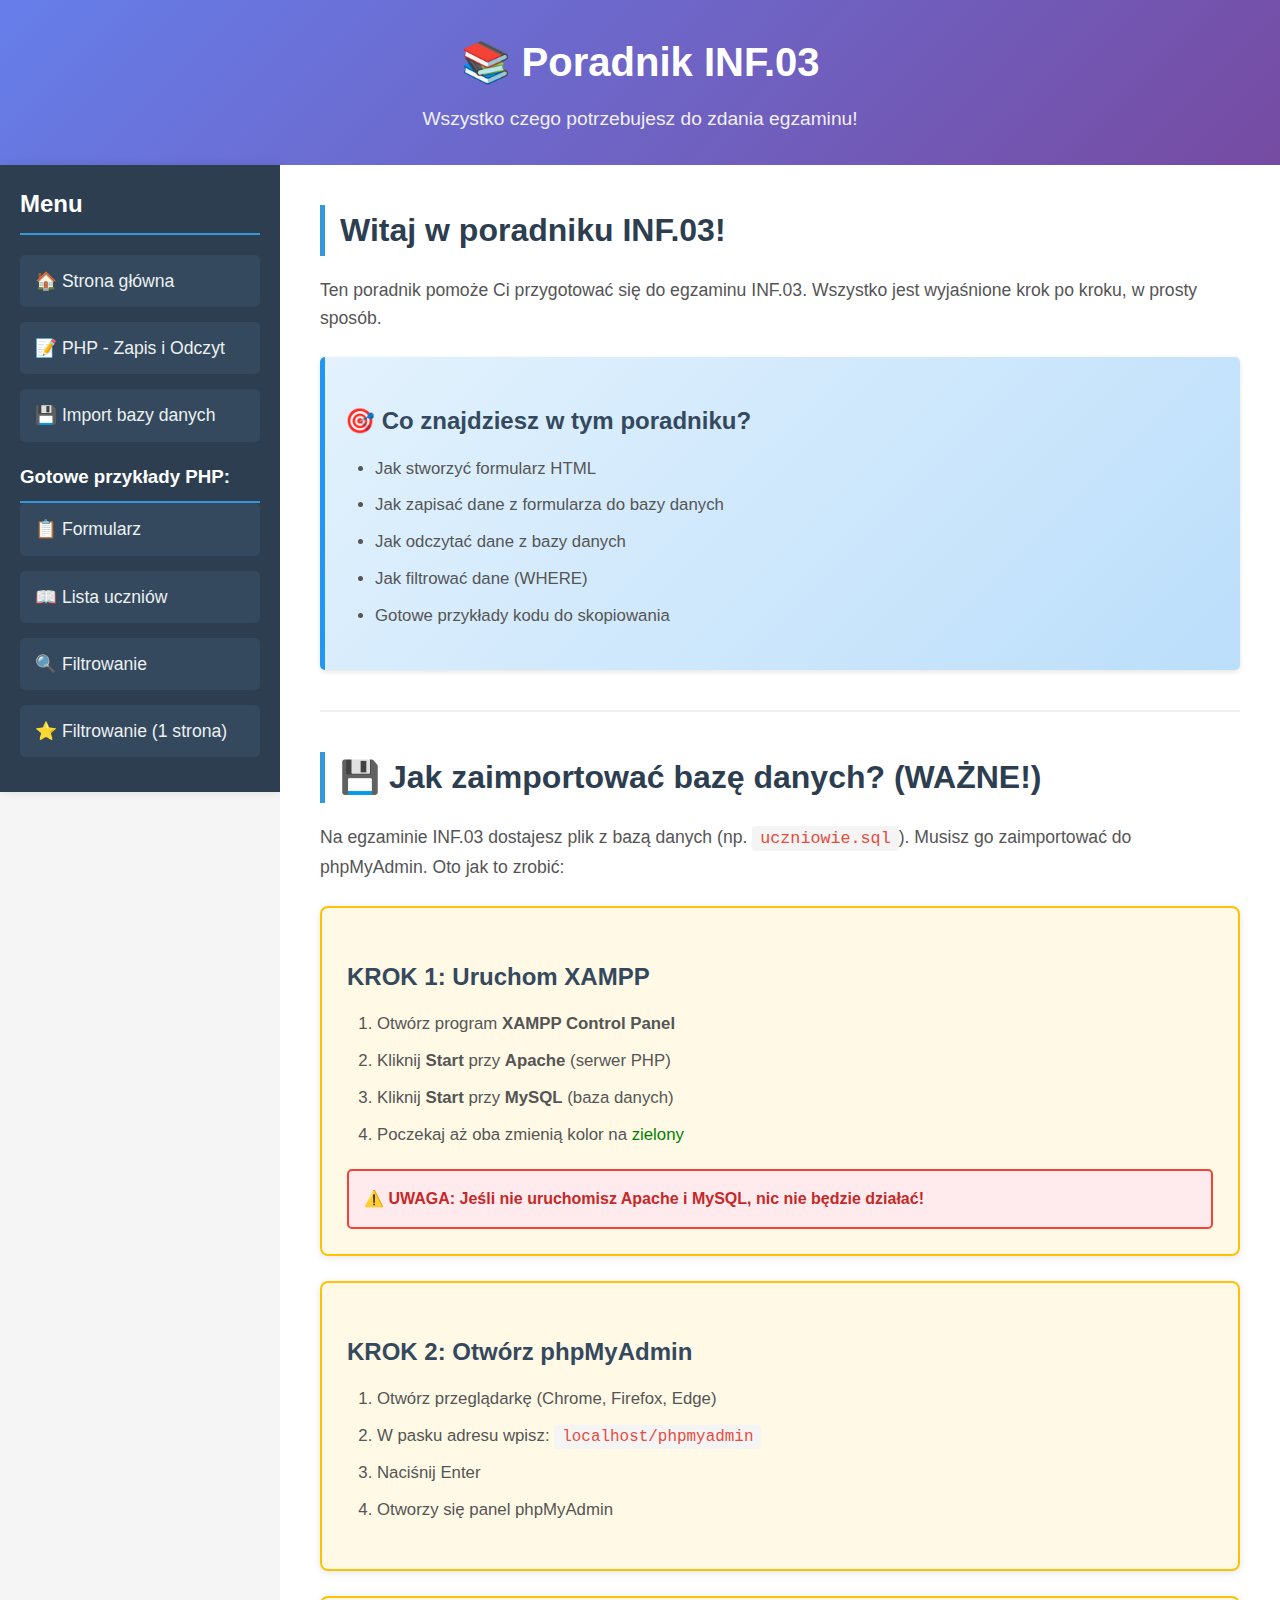
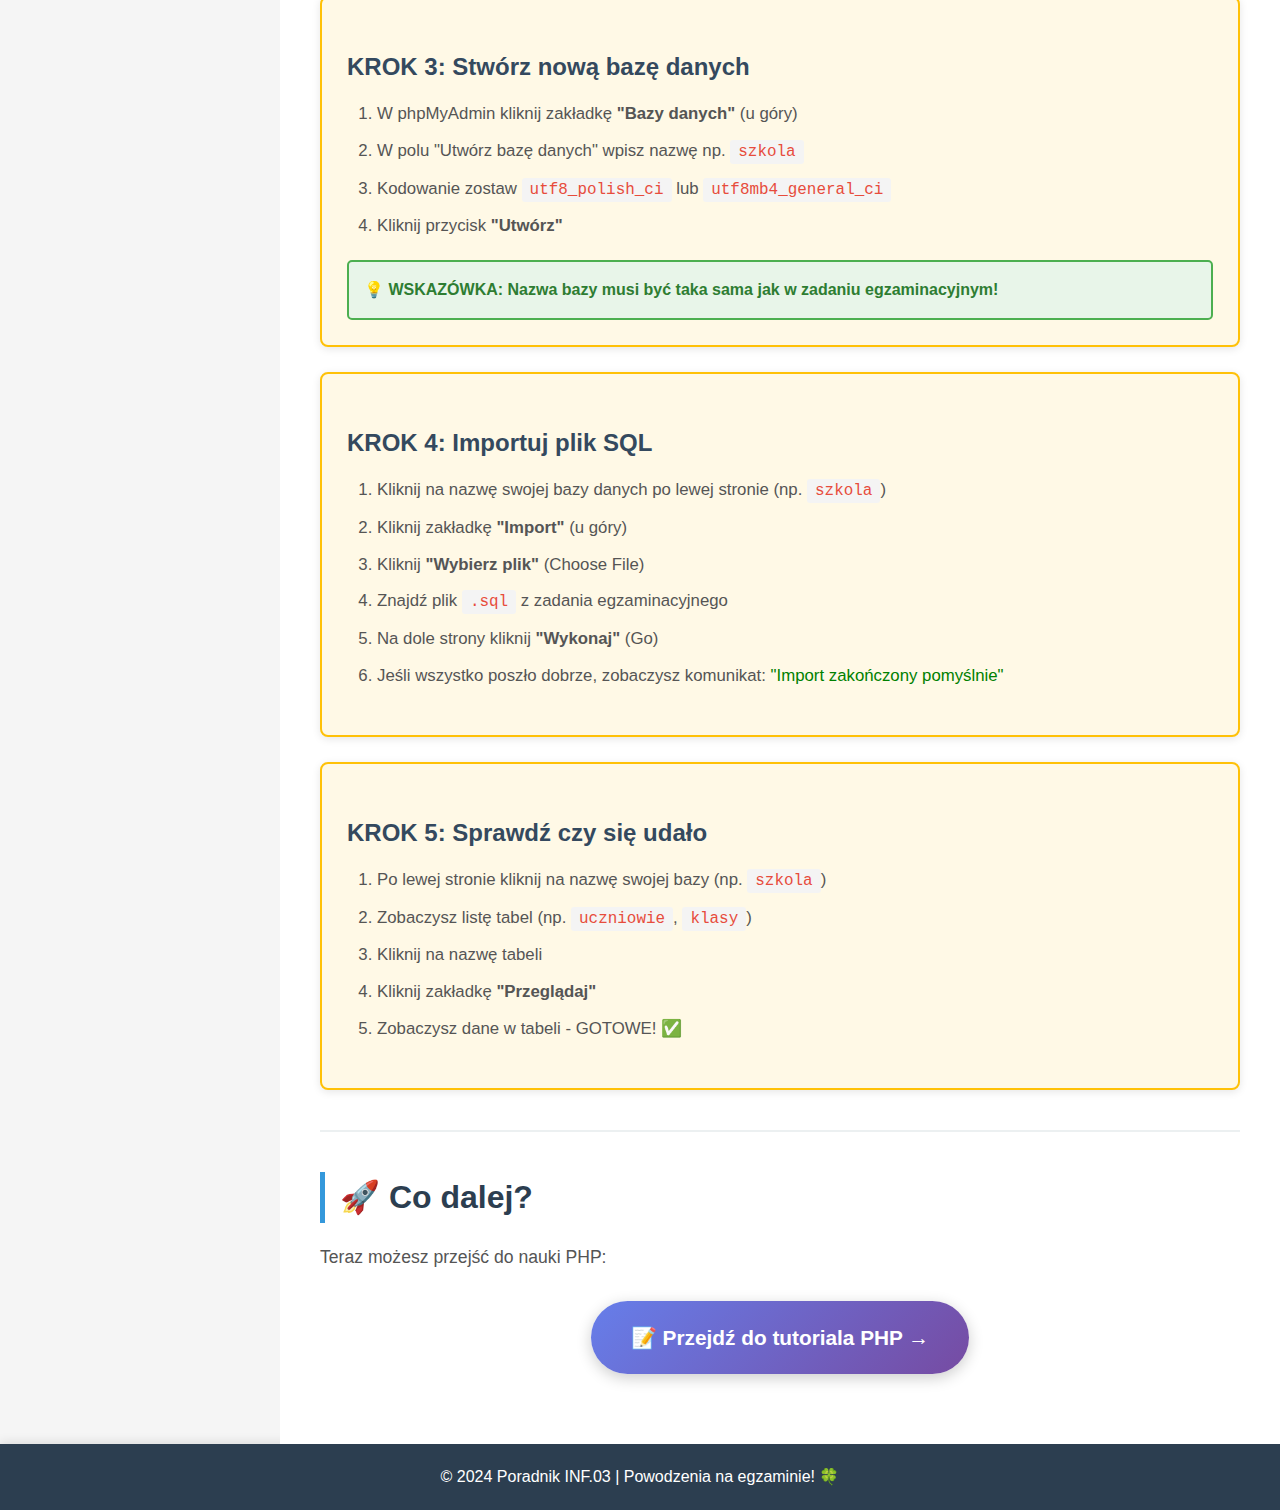
<file: poradnik/index.html>
<!DOCTYPE html>
<html lang="pl">
<head>
    <meta charset="UTF-8">
    <meta name="viewport" content="width=device-width, initial-scale=1.0">
    <title>Poradnik INF.03 - Bazy danych i PHP</title>
    <link rel="stylesheet" type="text/css" href="css/style.css">
</head>
<body>

    <!-- Nagłówek -->
    <div id="header">
        <h1>📚 Poradnik INF.03</h1>
        <p>Wszystko czego potrzebujesz do zdania egzaminu!</p>
    </div>

    <!-- Menu nawigacji -->
    <div id="nav">
        <h2>Menu</h2>
        <ul>
            <li><a href="index.html">🏠 Strona główna</a></li>
            <li><a href="PHP_zapis_odczyt.html">📝 PHP - Zapis i Odczyt</a></li>
            <li><a href="#import">💾 Import bazy danych</a></li>
        </ul>

        <h3 style="color: #fff; margin-top: 20px; border-bottom: 2px solid #3498db; padding-bottom: 10px;">Gotowe przykłady PHP:</h3>
        <ul>
            <li><a href="php_przyklady/formularz.html">📋 Formularz</a></li>
            <li><a href="php_przyklady/lista.php">📖 Lista uczniów</a></li>
            <li><a href="php_przyklady/filtruj.html">🔍 Filtrowanie</a></li>
            <li><a href="php_przyklady/filtruj_jedna_strona.php">⭐ Filtrowanie (1 strona)</a></li>
        </ul>
    </div>

    <!-- Główna treść -->
    <div id="main">
        <h2>Witaj w poradniku INF.03!</h2>
        <p>Ten poradnik pomoże Ci przygotować się do egzaminu INF.03. Wszystko jest wyjaśnione krok po kroku, w prosty sposób.</p>

        <div class="info-box">
            <h3>🎯 Co znajdziesz w tym poradniku?</h3>
            <ul>
                <li>Jak stworzyć formularz HTML</li>
                <li>Jak zapisać dane z formularza do bazy danych</li>
                <li>Jak odczytać dane z bazy danych</li>
                <li>Jak filtrować dane (WHERE)</li>
                <li>Gotowe przykłady kodu do skopiowania</li>
            </ul>
        </div>

        <hr>

        <h2 id="import">💾 Jak zaimportować bazę danych? (WAŻNE!)</h2>
        <p>Na egzaminie INF.03 dostajesz plik z bazą danych (np. <code>uczniowie.sql</code>). Musisz go zaimportować do phpMyAdmin. Oto jak to zrobić:</p>

        <div class="step-box">
            <h3>KROK 1: Uruchom XAMPP</h3>
            <ol>
                <li>Otwórz program <strong>XAMPP Control Panel</strong></li>
                <li>Kliknij <strong>Start</strong> przy <strong>Apache</strong> (serwer PHP)</li>
                <li>Kliknij <strong>Start</strong> przy <strong>MySQL</strong> (baza danych)</li>
                <li>Poczekaj aż oba zmienią kolor na <span style="color: green;">zielony</span></li>
            </ol>
            <div class="warning-box">
                ⚠️ <strong>UWAGA:</strong> Jeśli nie uruchomisz Apache i MySQL, nic nie będzie działać!
            </div>
        </div>

        <div class="step-box">
            <h3>KROK 2: Otwórz phpMyAdmin</h3>
            <ol>
                <li>Otwórz przeglądarkę (Chrome, Firefox, Edge)</li>
                <li>W pasku adresu wpisz: <code>localhost/phpmyadmin</code></li>
                <li>Naciśnij Enter</li>
                <li>Otworzy się panel phpMyAdmin</li>
            </ol>
        </div>

        <div class="step-box">
            <h3>KROK 3: Stwórz nową bazę danych</h3>
            <ol>
                <li>W phpMyAdmin kliknij zakładkę <strong>"Bazy danych"</strong> (u góry)</li>
                <li>W polu "Utwórz bazę danych" wpisz nazwę np. <code>szkola</code></li>
                <li>Kodowanie zostaw <code>utf8_polish_ci</code> lub <code>utf8mb4_general_ci</code></li>
                <li>Kliknij przycisk <strong>"Utwórz"</strong></li>
            </ol>
            <div class="tip-box">
                💡 <strong>WSKAZÓWKA:</strong> Nazwa bazy musi być taka sama jak w zadaniu egzaminacyjnym!
            </div>
        </div>

        <div class="step-box">
            <h3>KROK 4: Importuj plik SQL</h3>
            <ol>
                <li>Kliknij na nazwę swojej bazy danych po lewej stronie (np. <code>szkola</code>)</li>
                <li>Kliknij zakładkę <strong>"Import"</strong> (u góry)</li>
                <li>Kliknij <strong>"Wybierz plik"</strong> (Choose File)</li>
                <li>Znajdź plik <code>.sql</code> z zadania egzaminacyjnego</li>
                <li>Na dole strony kliknij <strong>"Wykonaj"</strong> (Go)</li>
                <li>Jeśli wszystko poszło dobrze, zobaczysz komunikat: <span style="color: green;">"Import zakończony pomyślnie"</span></li>
            </ol>
        </div>

        <div class="step-box">
            <h3>KROK 5: Sprawdź czy się udało</h3>
            <ol>
                <li>Po lewej stronie kliknij na nazwę swojej bazy (np. <code>szkola</code>)</li>
                <li>Zobaczysz listę tabel (np. <code>uczniowie</code>, <code>klasy</code>)</li>
                <li>Kliknij na nazwę tabeli</li>
                <li>Kliknij zakładkę <strong>"Przeglądaj"</strong></li>
                <li>Zobaczysz dane w tabeli - GOTOWE! ✅</li>
            </ol>
        </div>

        <hr>

        <h2>🚀 Co dalej?</h2>
        <p>Teraz możesz przejść do nauki PHP:</p>
        <div class="button-container">
            <a href="PHP_zapis_odczyt.html" class="big-button">📝 Przejdź do tutoriala PHP →</a>
        </div>

    </div>

    <!-- Stopka -->
    <div id="footer">
        <p>&copy; 2024 Poradnik INF.03 | Powodzenia na egzaminie! 🍀</p>
    </div>

</body>
</html>
</file>
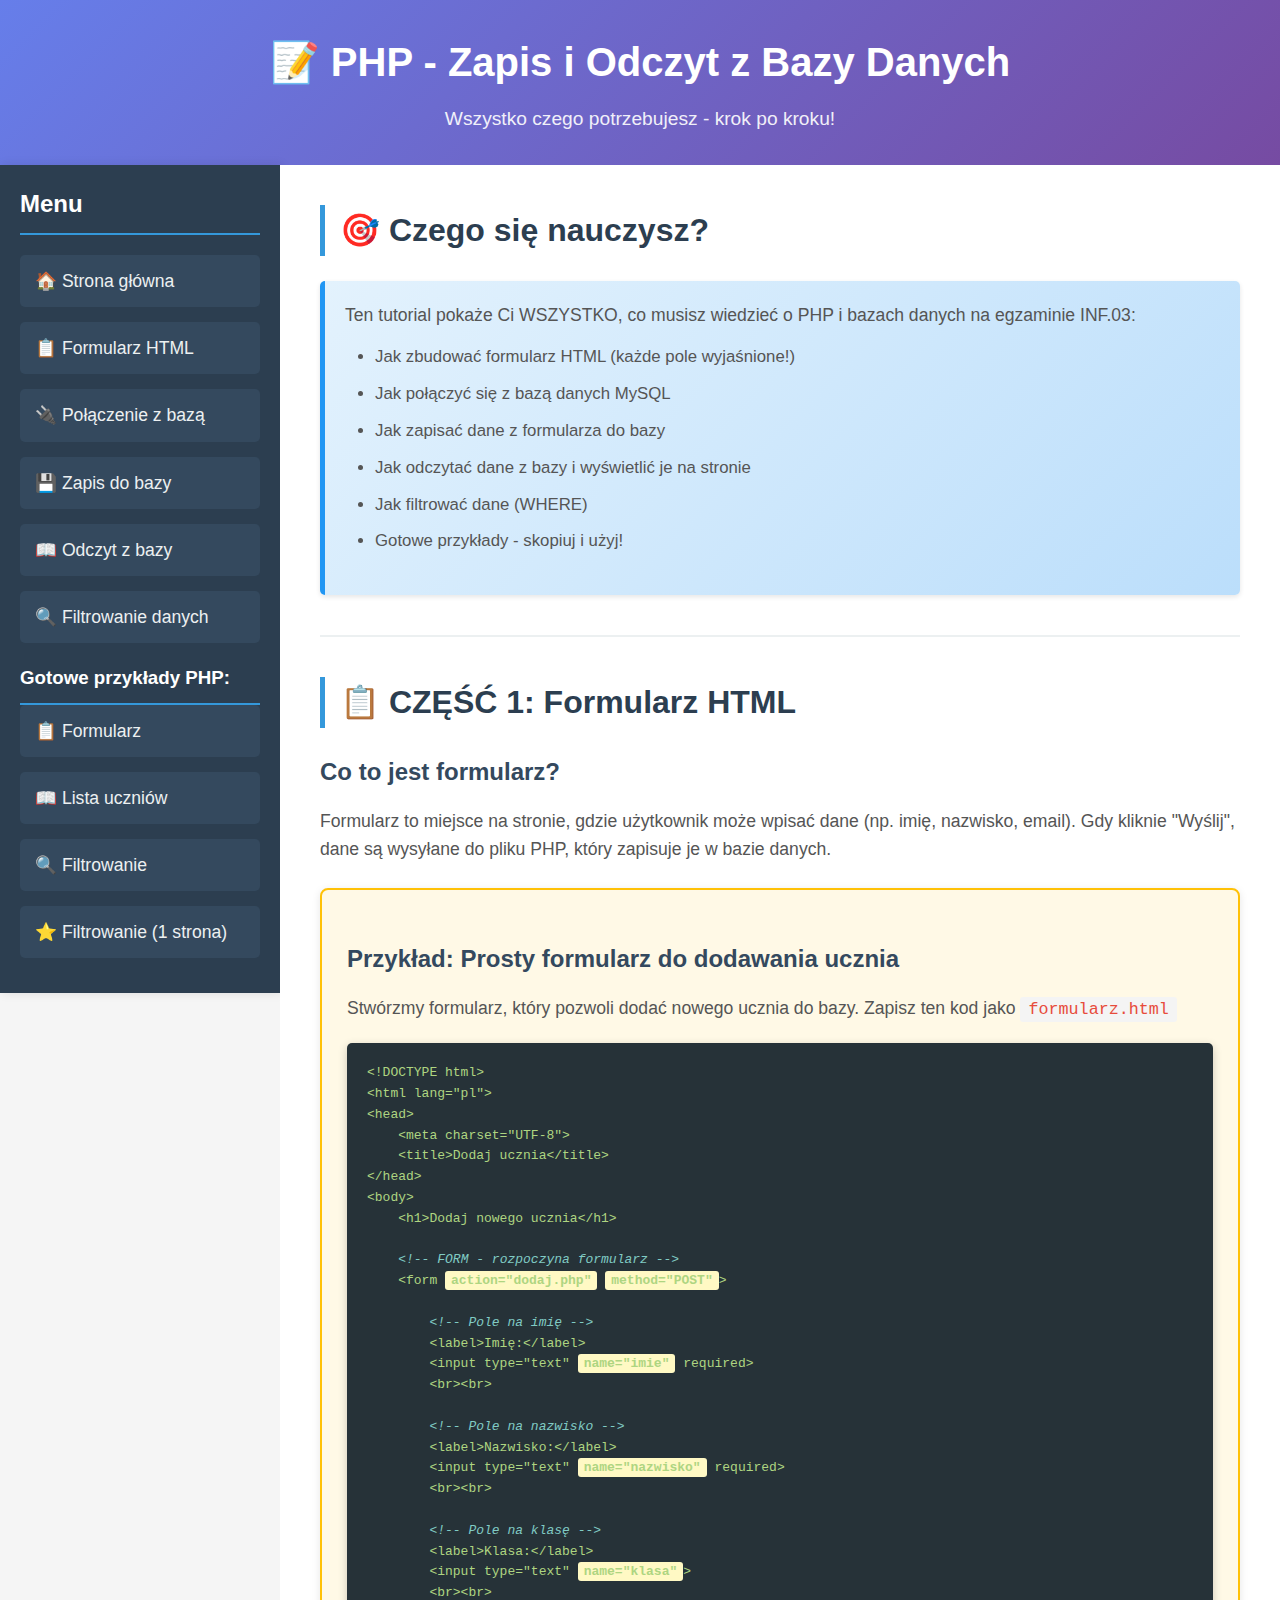
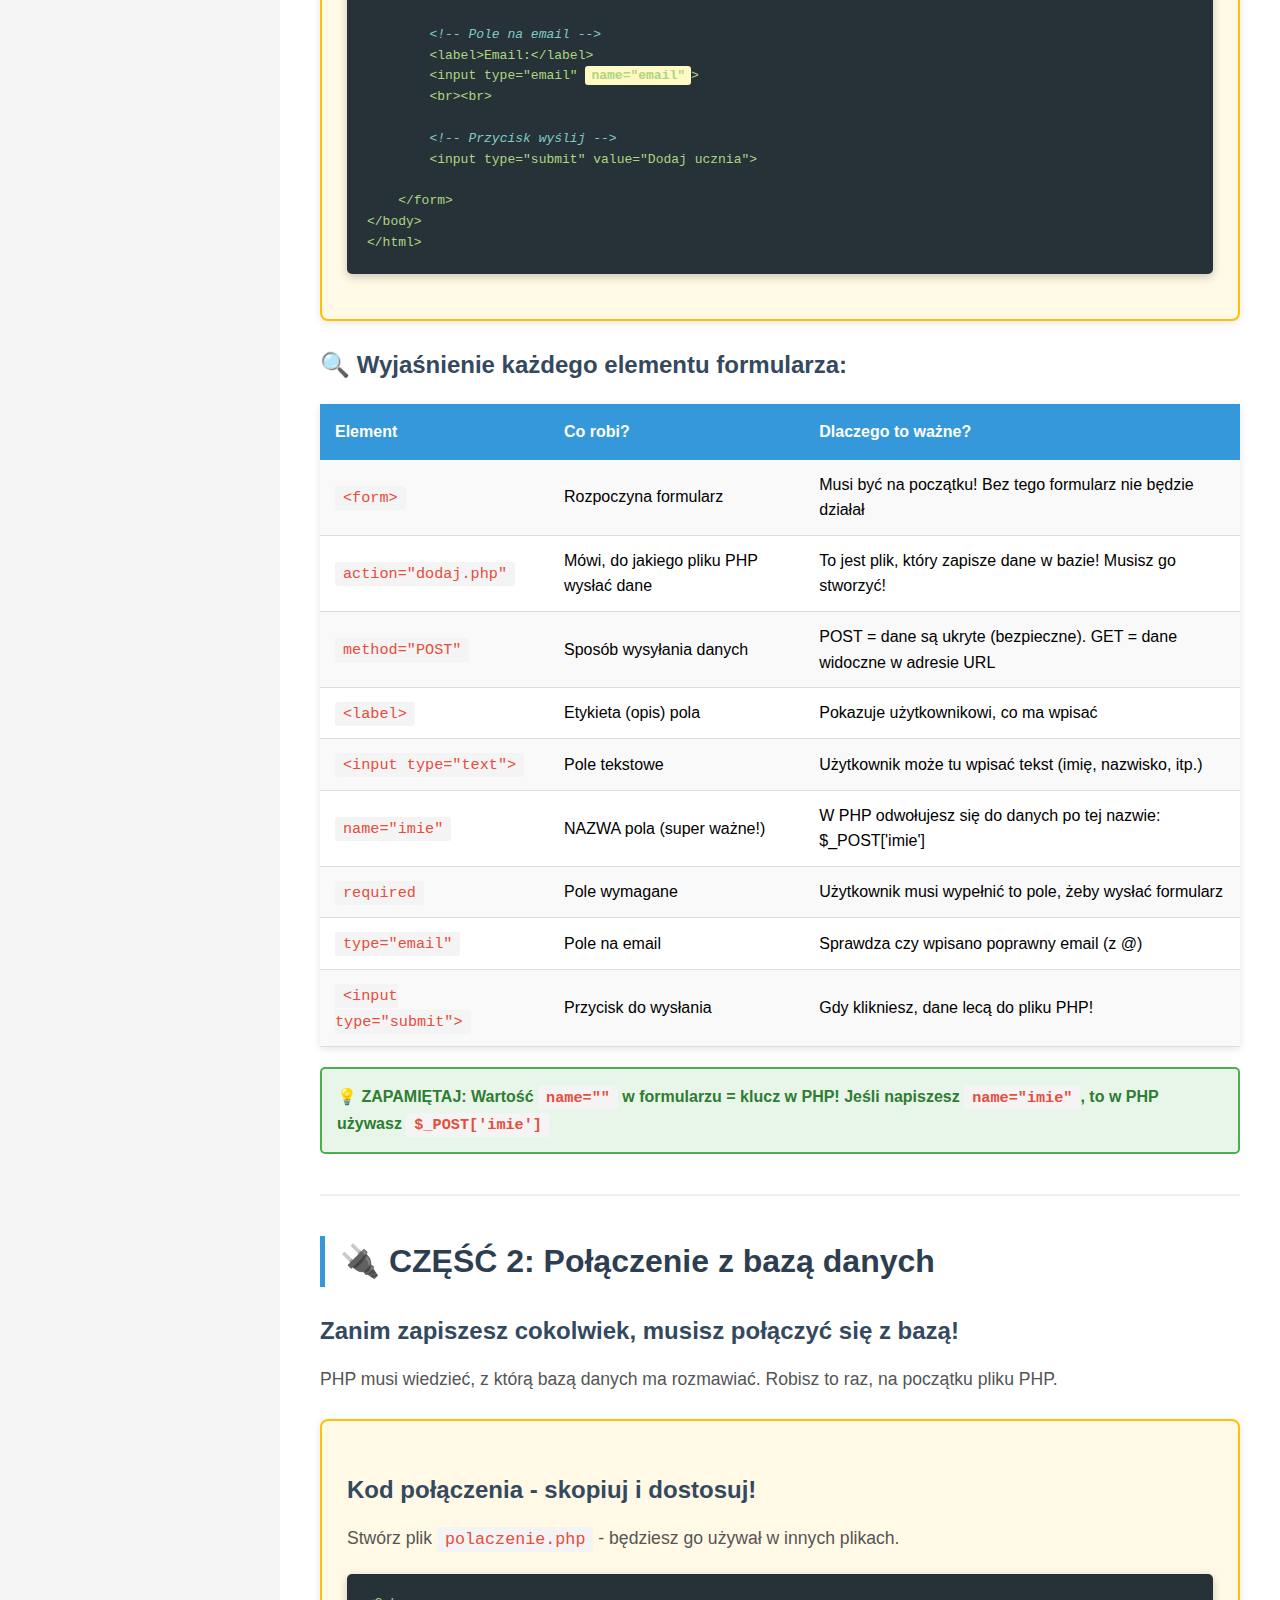
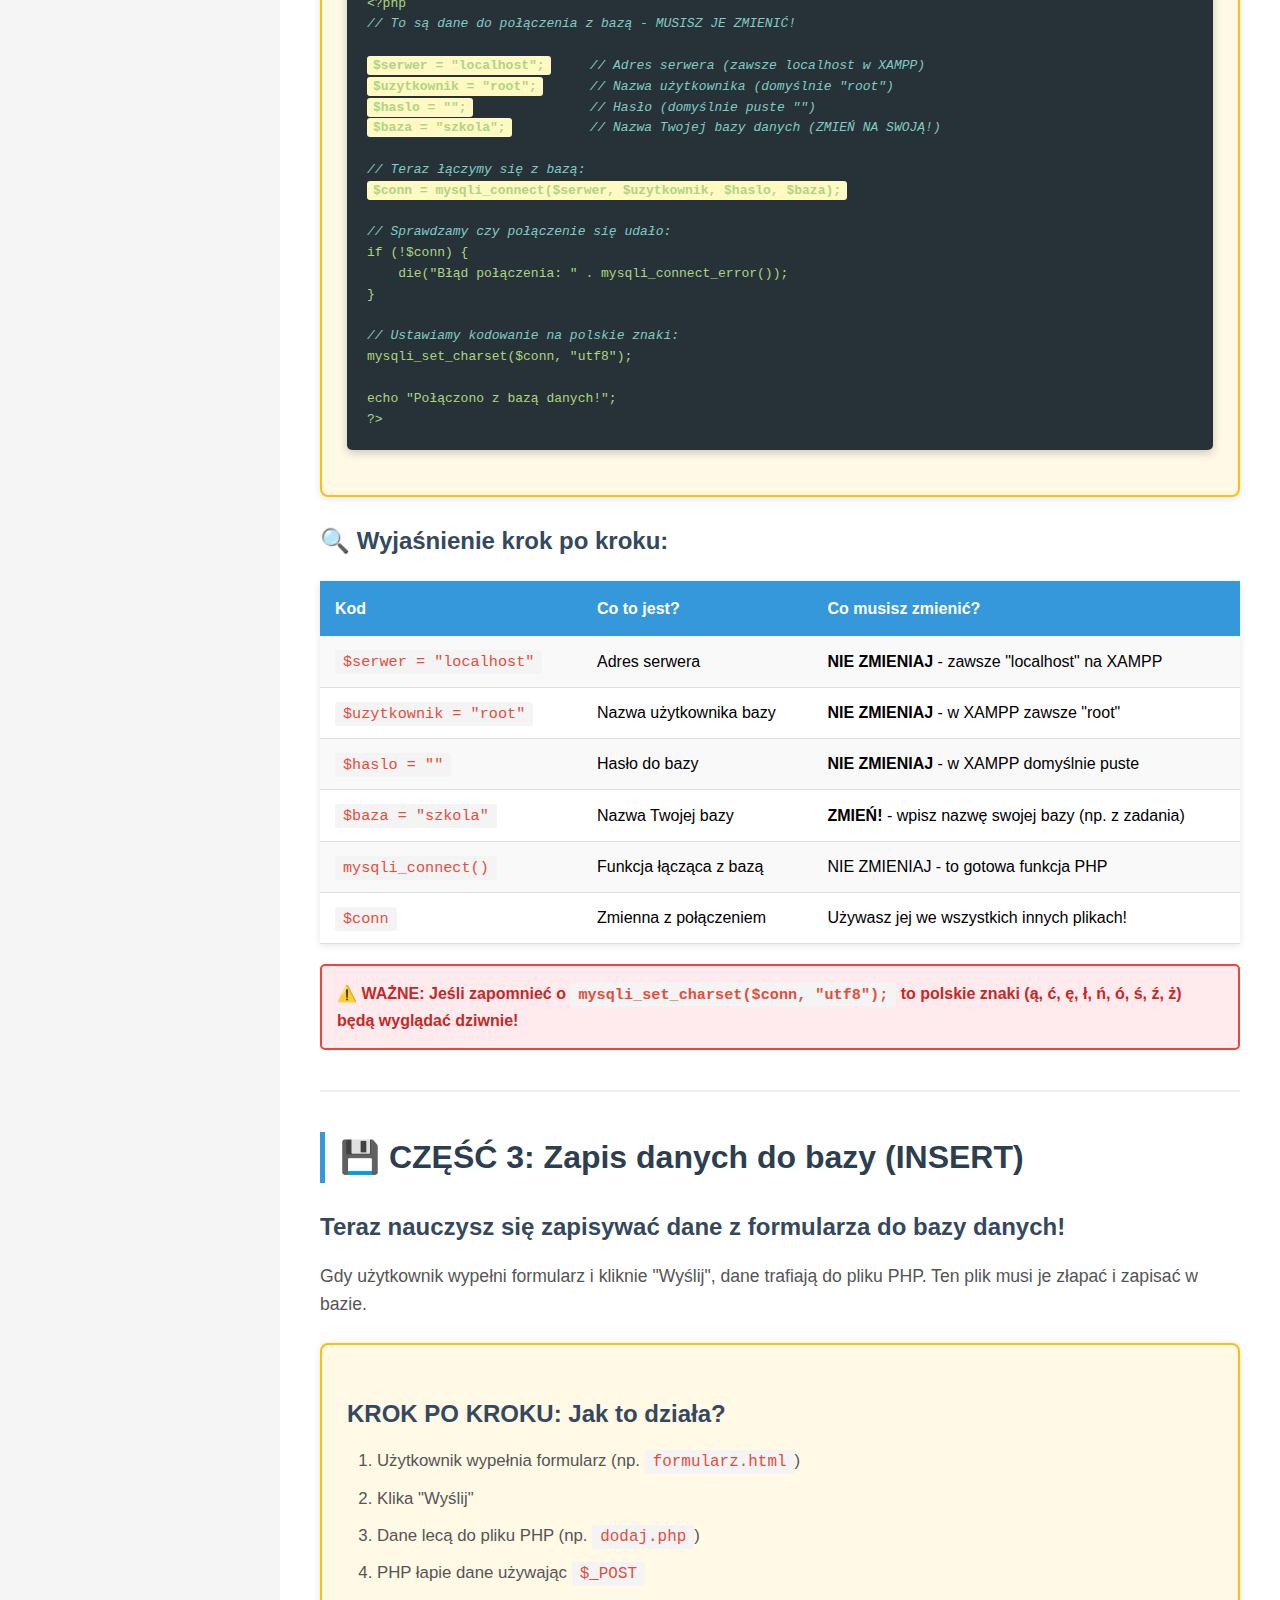
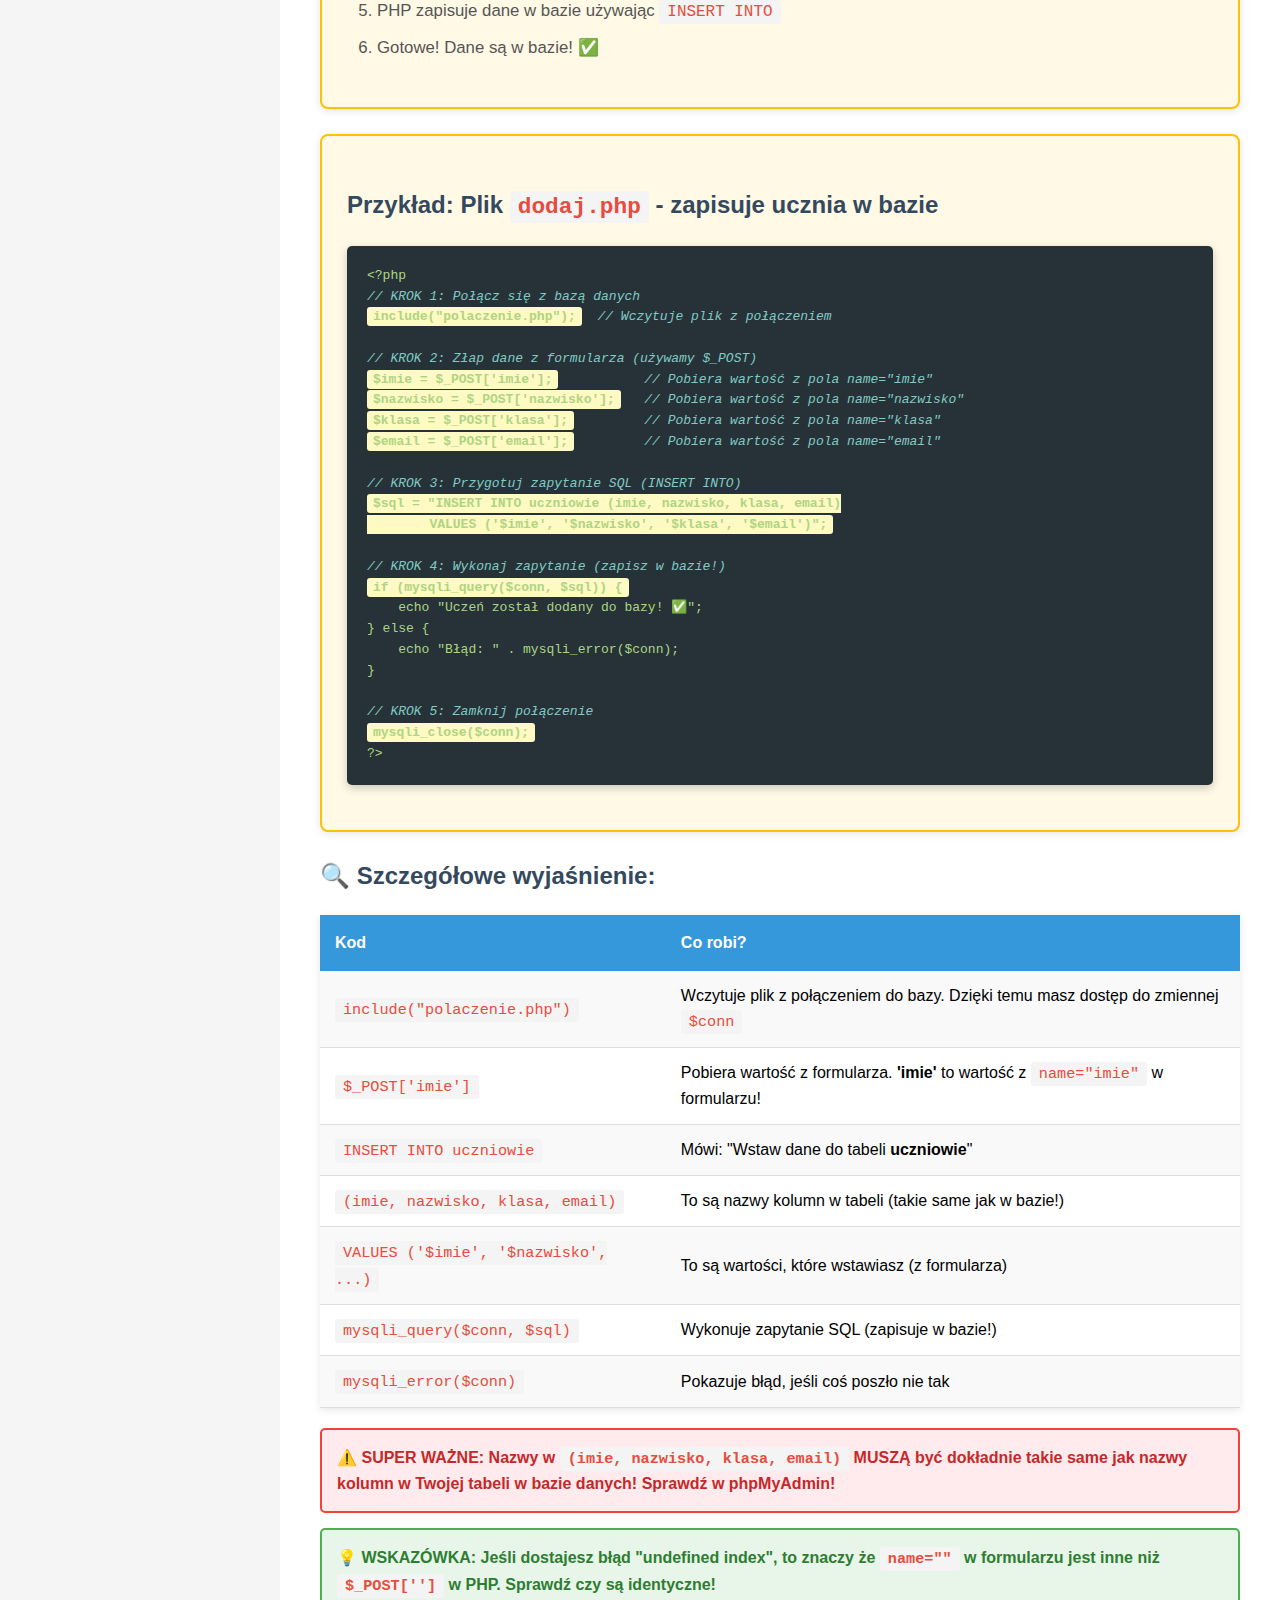
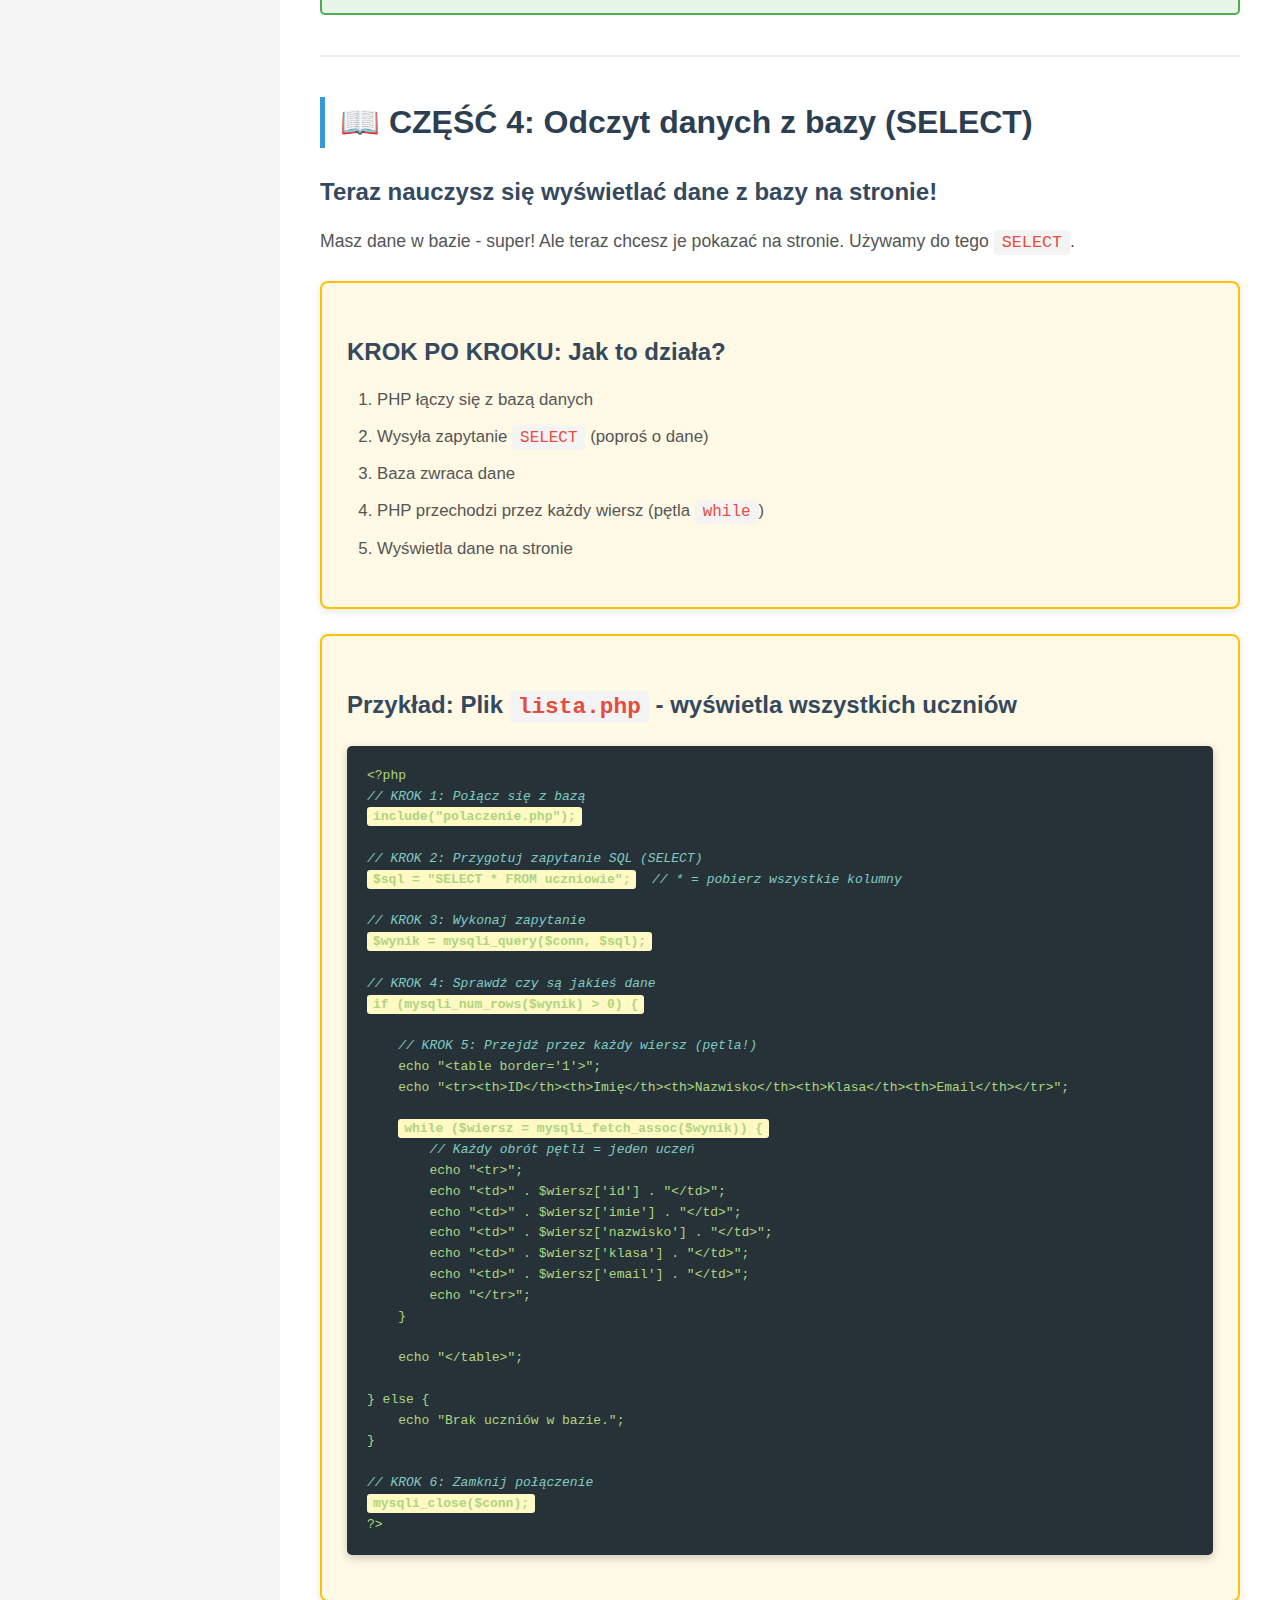
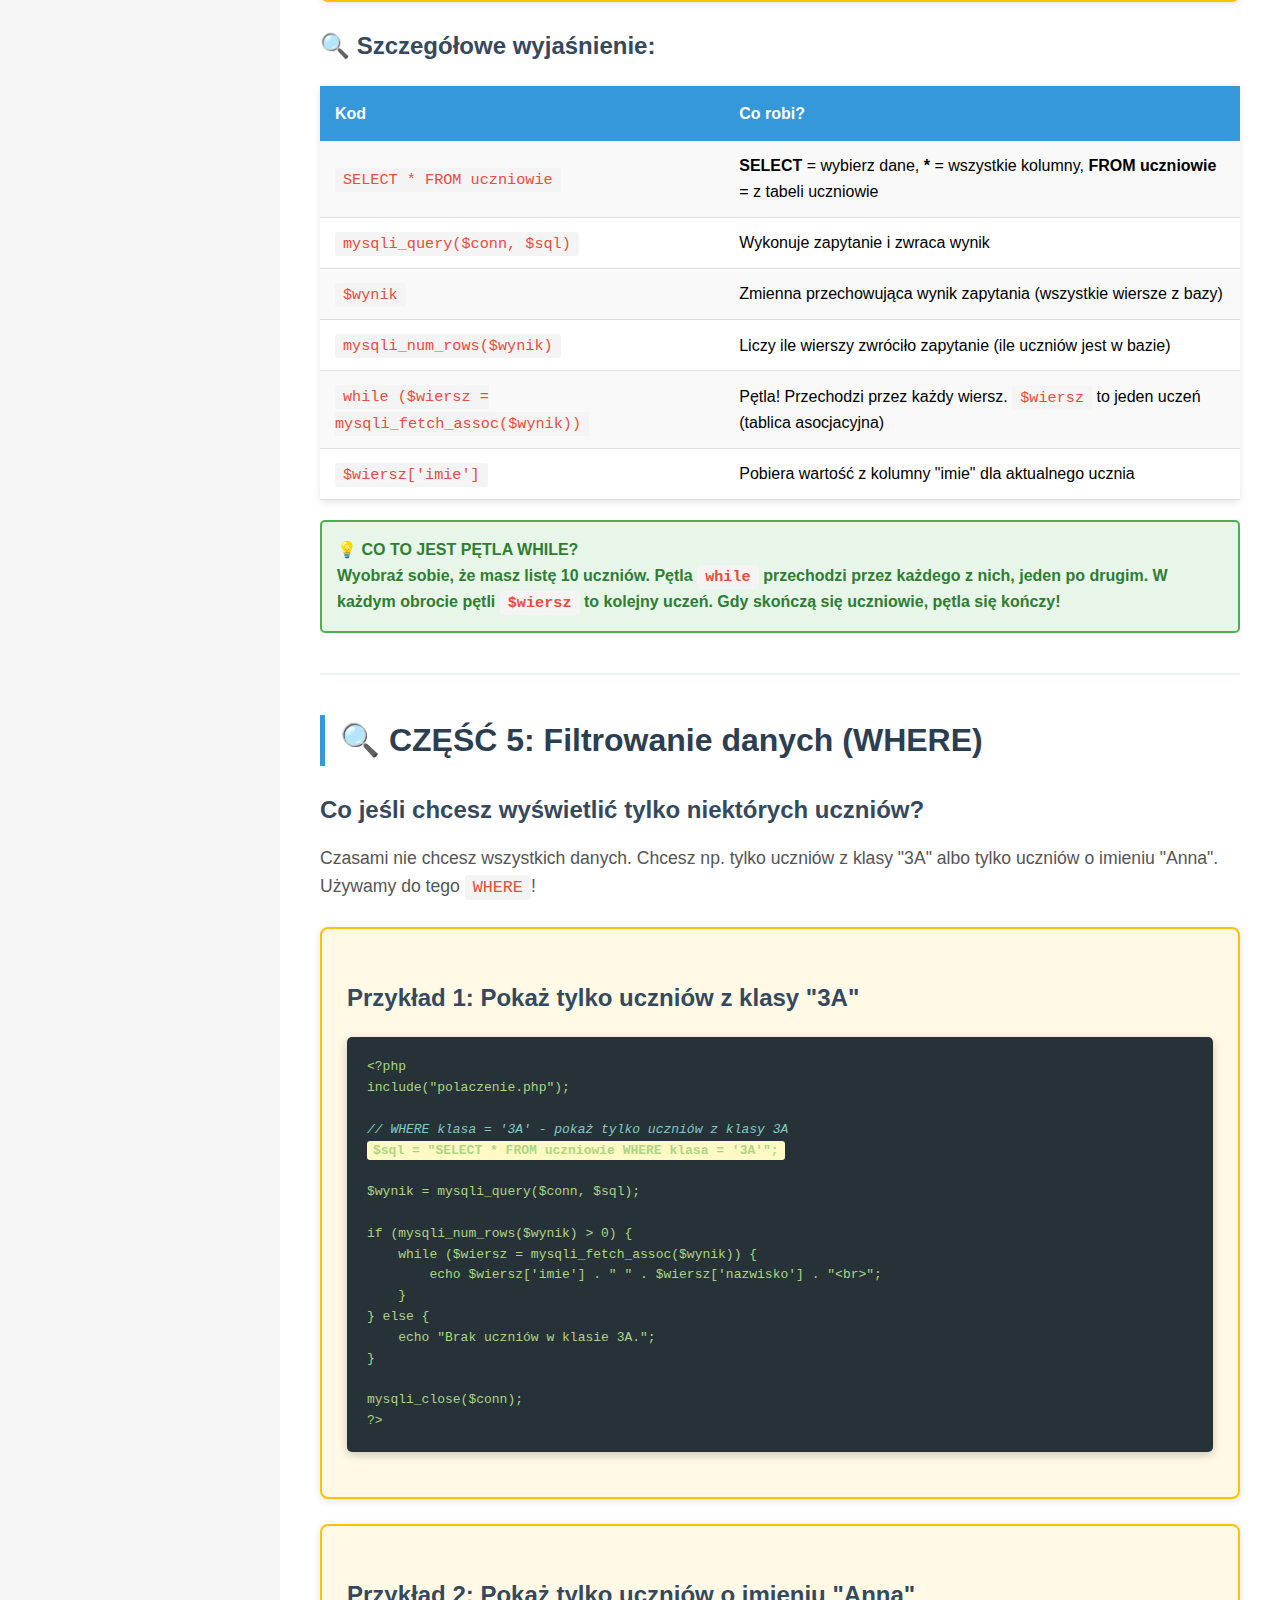
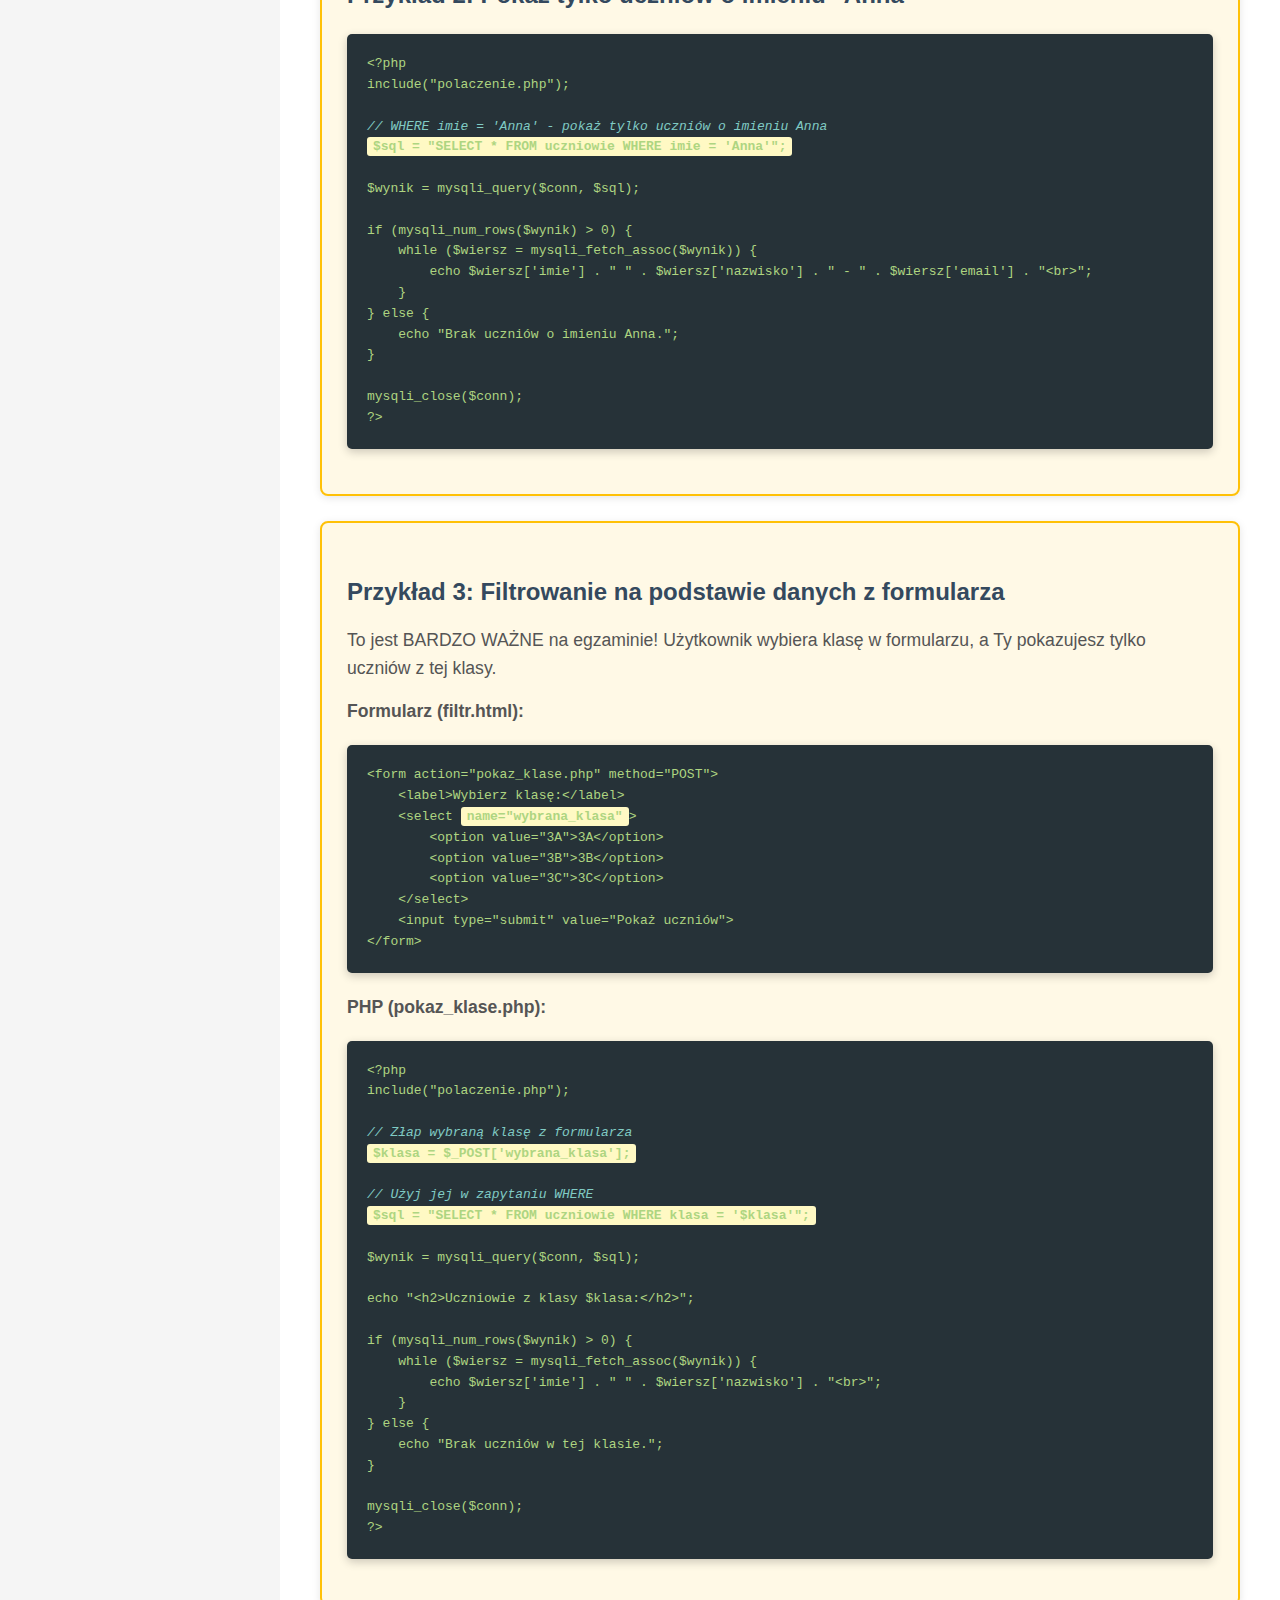
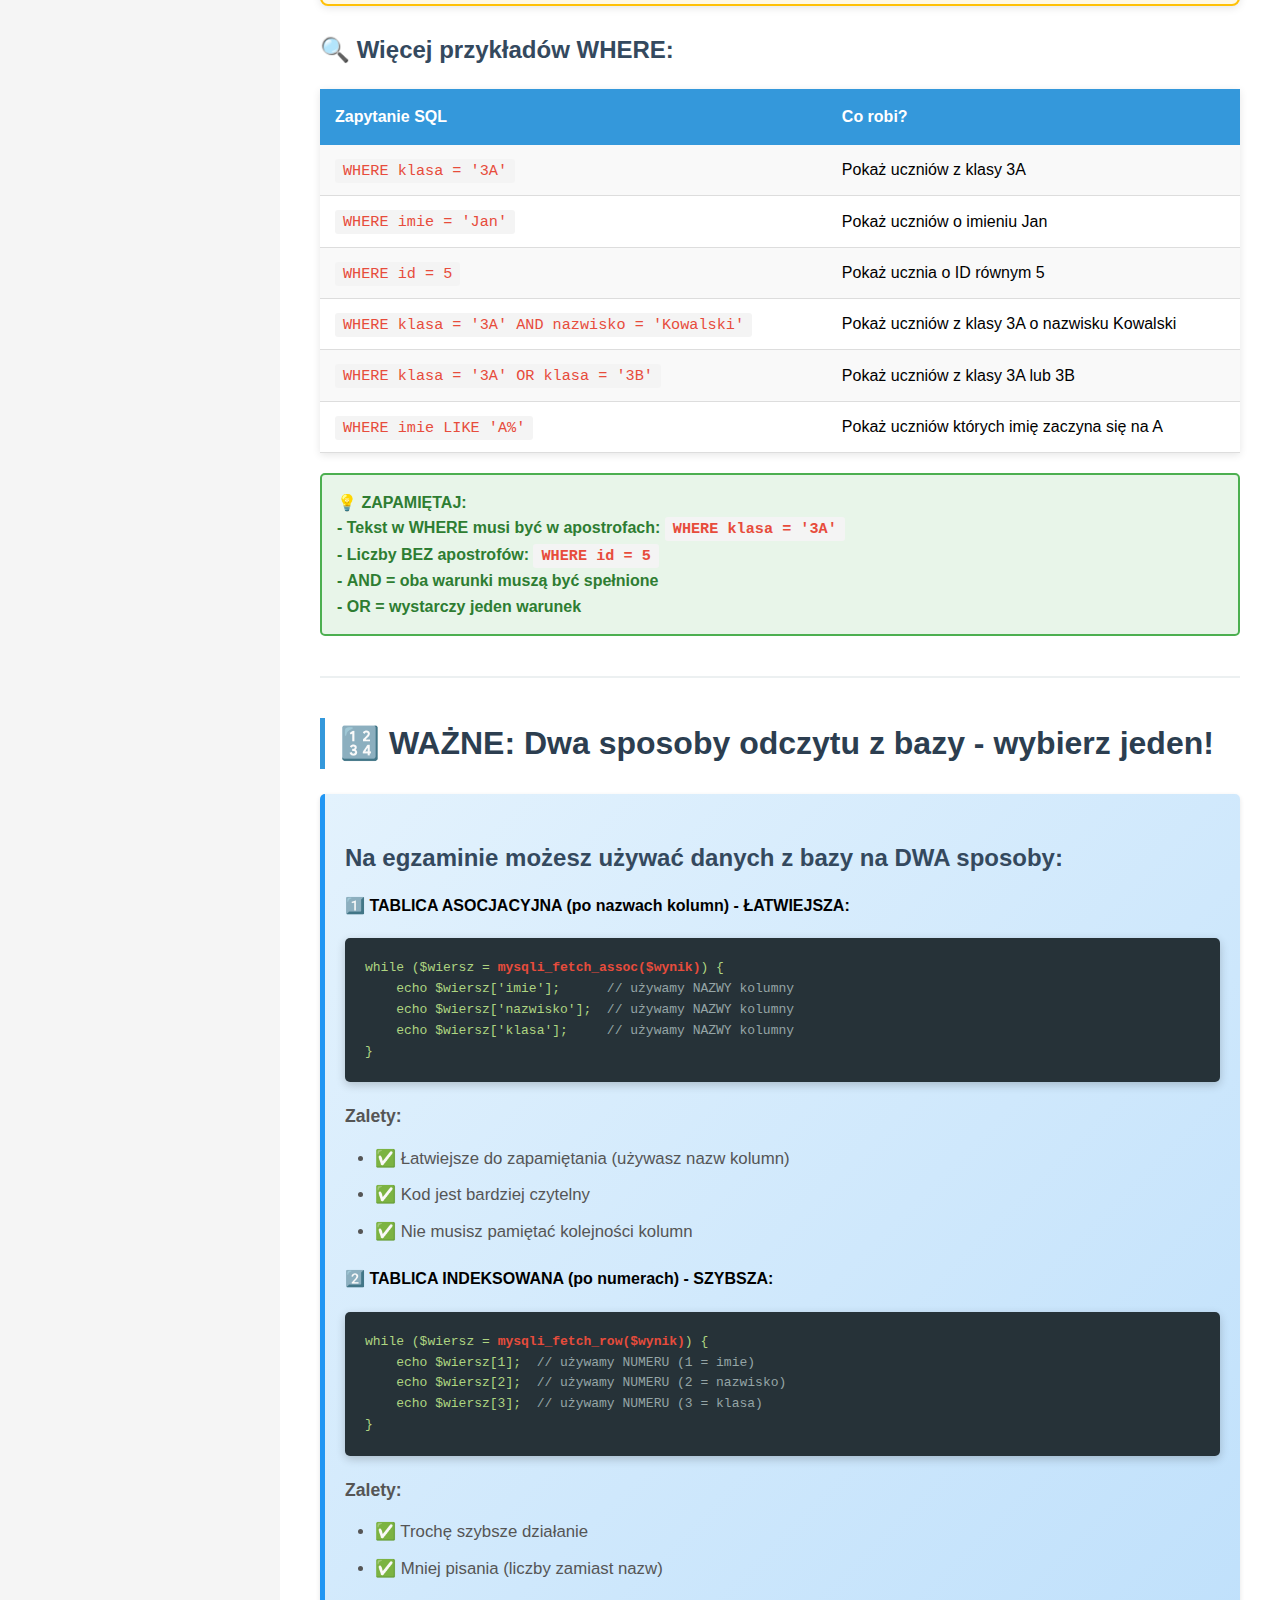
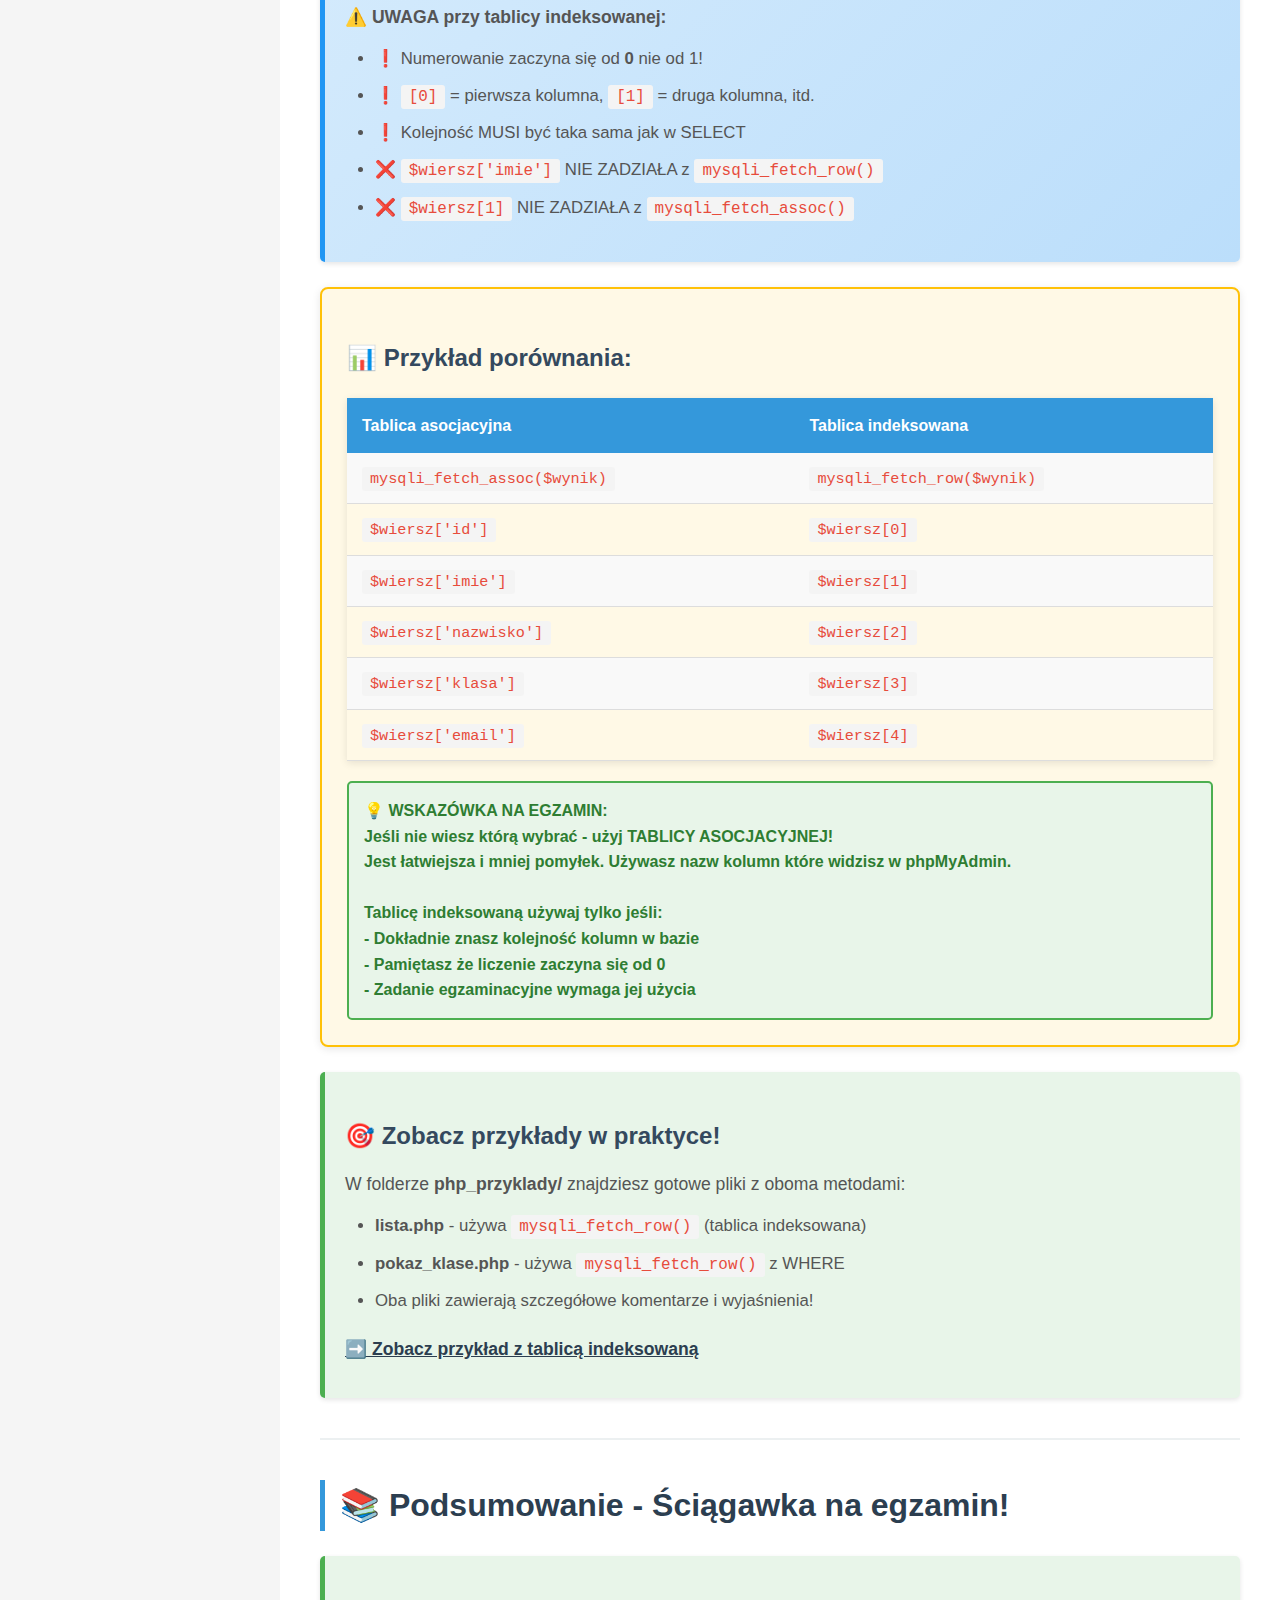
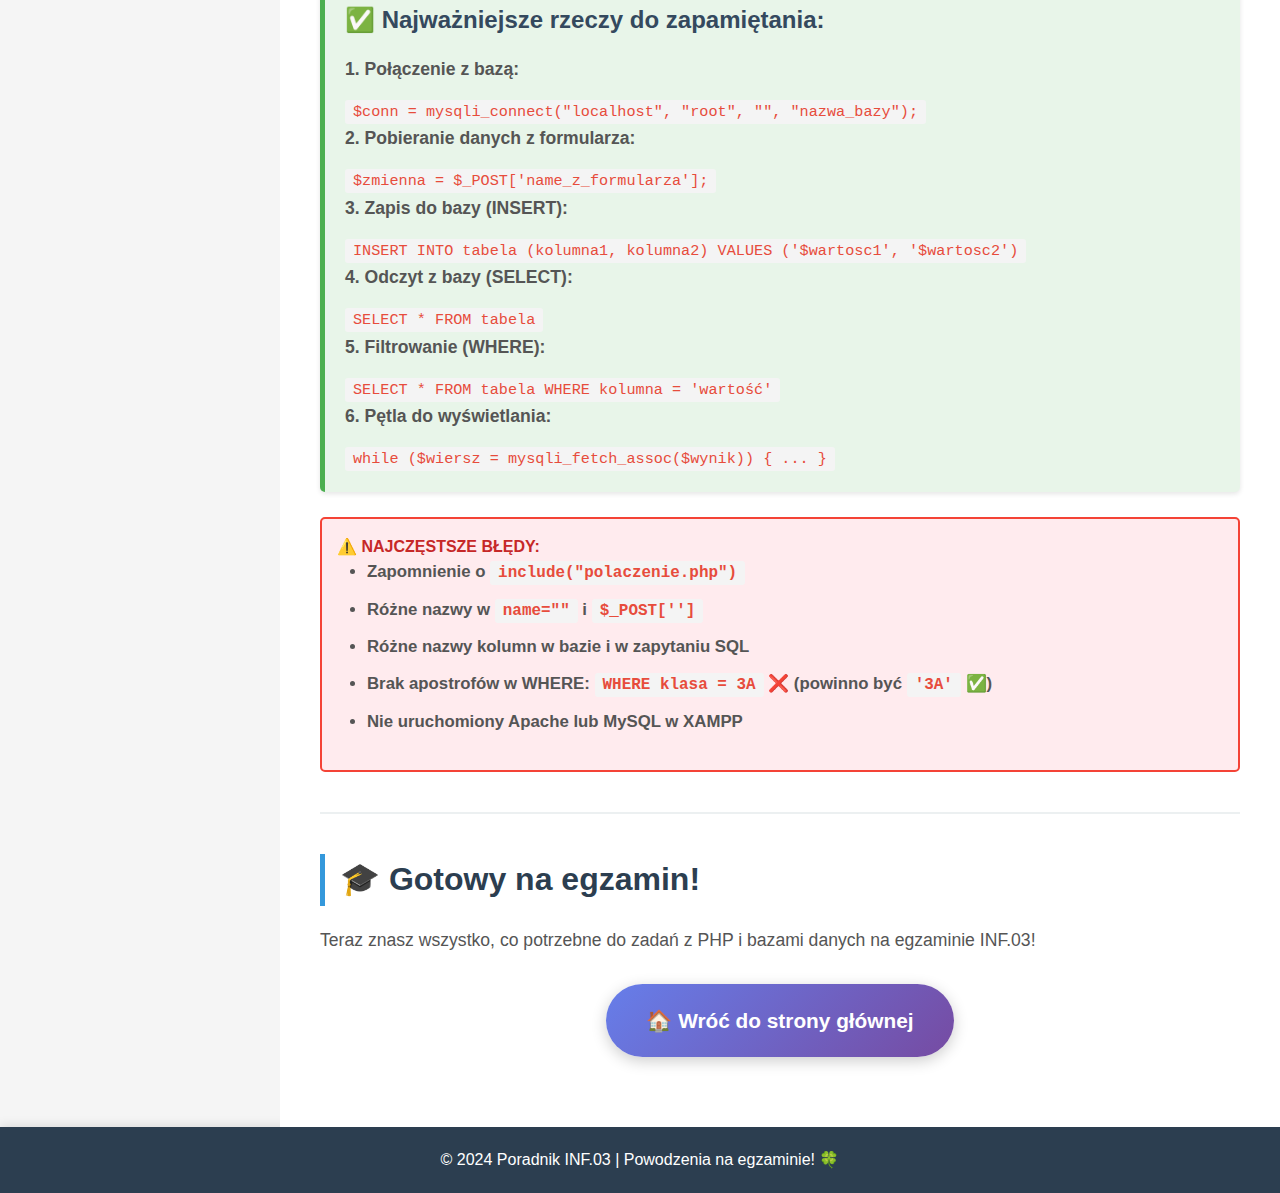
<file: poradnik/PHP_zapis_odczyt.html>
<!DOCTYPE html>
<html lang="pl">
<head>
    <meta charset="UTF-8">
    <meta name="viewport" content="width=device-width, initial-scale=1.0">
    <title>PHP - Zapis i Odczyt z Bazy Danych | INF.03</title>
    <link rel="stylesheet" type="text/css" href="css/style.css">
</head>
<body>

    <!-- Nagłówek -->
    <div id="header">
        <h1>📝 PHP - Zapis i Odczyt z Bazy Danych</h1>
        <p>Wszystko czego potrzebujesz - krok po kroku!</p>
    </div>

    <!-- Menu nawigacji -->
    <div id="nav">
        <h2>Menu</h2>
        <ul>
            <li><a href="index.html">🏠 Strona główna</a></li>
            <li><a href="#formularz">📋 Formularz HTML</a></li>
            <li><a href="#polaczenie">🔌 Połączenie z bazą</a></li>
            <li><a href="#zapis">💾 Zapis do bazy</a></li>
            <li><a href="#odczyt">📖 Odczyt z bazy</a></li>
            <li><a href="#filtrowanie">🔍 Filtrowanie danych</a></li>
        </ul>

        <h3 style="color: #fff; margin-top: 20px; border-bottom: 2px solid #3498db; padding-bottom: 10px;">Gotowe przykłady PHP:</h3>
        <ul>
            <li><a href="php_przyklady/formularz.html">📋 Formularz</a></li>
            <li><a href="php_przyklady/lista.php">📖 Lista uczniów</a></li>
            <li><a href="php_przyklady/filtruj.html">🔍 Filtrowanie</a></li>
            <li><a href="php_przyklady/filtruj_jedna_strona.php">⭐ Filtrowanie (1 strona)</a></li>
        </ul>
    </div>

    <!-- Główna treść -->
    <div id="main">

        <h2>🎯 Czego się nauczysz?</h2>
        <div class="info-box">
            <p>Ten tutorial pokaże Ci WSZYSTKO, co musisz wiedzieć o PHP i bazach danych na egzaminie INF.03:</p>
            <ul>
                <li>Jak zbudować formularz HTML (każde pole wyjaśnione!)</li>
                <li>Jak połączyć się z bazą danych MySQL</li>
                <li>Jak zapisać dane z formularza do bazy</li>
                <li>Jak odczytać dane z bazy i wyświetlić je na stronie</li>
                <li>Jak filtrować dane (WHERE)</li>
                <li>Gotowe przykłady - skopiuj i użyj!</li>
            </ul>
        </div>

        <hr id="formularz">

        <h2>📋 CZĘŚĆ 1: Formularz HTML</h2>

        <h3>Co to jest formularz?</h3>
        <p>Formularz to miejsce na stronie, gdzie użytkownik może wpisać dane (np. imię, nazwisko, email). Gdy kliknie "Wyślij", dane są wysyłane do pliku PHP, który zapisuje je w bazie danych.</p>

        <div class="step-box">
            <h3>Przykład: Prosty formularz do dodawania ucznia</h3>
            <p>Stwórzmy formularz, który pozwoli dodać nowego ucznia do bazy. Zapisz ten kod jako <code>formularz.html</code></p>

            <div class="code-box">
<pre>&lt;!DOCTYPE html&gt;
&lt;html lang="pl"&gt;
&lt;head&gt;
    &lt;meta charset="UTF-8"&gt;
    &lt;title&gt;Dodaj ucznia&lt;/title&gt;
&lt;/head&gt;
&lt;body&gt;
    &lt;h1&gt;Dodaj nowego ucznia&lt;/h1&gt;

    <span class="code-comment">&lt;!-- FORM - rozpoczyna formularz --&gt;</span>
    &lt;form <span class="highlight">action="dodaj.php"</span> <span class="highlight">method="POST"</span>&gt;

        <span class="code-comment">&lt;!-- Pole na imię --&gt;</span>
        &lt;label&gt;Imię:&lt;/label&gt;
        &lt;input type="text" <span class="highlight">name="imie"</span> required&gt;
        &lt;br&gt;&lt;br&gt;

        <span class="code-comment">&lt;!-- Pole na nazwisko --&gt;</span>
        &lt;label&gt;Nazwisko:&lt;/label&gt;
        &lt;input type="text" <span class="highlight">name="nazwisko"</span> required&gt;
        &lt;br&gt;&lt;br&gt;

        <span class="code-comment">&lt;!-- Pole na klasę --&gt;</span>
        &lt;label&gt;Klasa:&lt;/label&gt;
        &lt;input type="text" <span class="highlight">name="klasa"</span>&gt;
        &lt;br&gt;&lt;br&gt;

        <span class="code-comment">&lt;!-- Pole na email --&gt;</span>
        &lt;label&gt;Email:&lt;/label&gt;
        &lt;input type="email" <span class="highlight">name="email"</span>&gt;
        &lt;br&gt;&lt;br&gt;

        <span class="code-comment">&lt;!-- Przycisk wyślij --&gt;</span>
        &lt;input type="submit" value="Dodaj ucznia"&gt;

    &lt;/form&gt;
&lt;/body&gt;
&lt;/html&gt;</pre>
            </div>
        </div>

        <h3>🔍 Wyjaśnienie każdego elementu formularza:</h3>

        <table class="example-table">
            <tr>
                <th>Element</th>
                <th>Co robi?</th>
                <th>Dlaczego to ważne?</th>
            </tr>
            <tr>
                <td><code>&lt;form&gt;</code></td>
                <td>Rozpoczyna formularz</td>
                <td>Musi być na początku! Bez tego formularz nie będzie działał</td>
            </tr>
            <tr>
                <td><code>action="dodaj.php"</code></td>
                <td>Mówi, do jakiego pliku PHP wysłać dane</td>
                <td>To jest plik, który zapisze dane w bazie! Musisz go stworzyć!</td>
            </tr>
            <tr>
                <td><code>method="POST"</code></td>
                <td>Sposób wysyłania danych</td>
                <td>POST = dane są ukryte (bezpieczne). GET = dane widoczne w adresie URL</td>
            </tr>
            <tr>
                <td><code>&lt;label&gt;</code></td>
                <td>Etykieta (opis) pola</td>
                <td>Pokazuje użytkownikowi, co ma wpisać</td>
            </tr>
            <tr>
                <td><code>&lt;input type="text"&gt;</code></td>
                <td>Pole tekstowe</td>
                <td>Użytkownik może tu wpisać tekst (imię, nazwisko, itp.)</td>
            </tr>
            <tr>
                <td><code>name="imie"</code></td>
                <td>NAZWA pola (super ważne!)</td>
                <td>W PHP odwołujesz się do danych po tej nazwie: $_POST['imie']</td>
            </tr>
            <tr>
                <td><code>required</code></td>
                <td>Pole wymagane</td>
                <td>Użytkownik musi wypełnić to pole, żeby wysłać formularz</td>
            </tr>
            <tr>
                <td><code>type="email"</code></td>
                <td>Pole na email</td>
                <td>Sprawdza czy wpisano poprawny email (z @)</td>
            </tr>
            <tr>
                <td><code>&lt;input type="submit"&gt;</code></td>
                <td>Przycisk do wysłania</td>
                <td>Gdy klikniesz, dane lecą do pliku PHP!</td>
            </tr>
        </table>

        <div class="tip-box">
            💡 <strong>ZAPAMIĘTAJ:</strong> Wartość <code>name=""</code> w formularzu = klucz w PHP! Jeśli napiszesz <code>name="imie"</code>, to w PHP używasz <code>$_POST['imie']</code>
        </div>

        <hr id="polaczenie">

        <h2>🔌 CZĘŚĆ 2: Połączenie z bazą danych</h2>

        <h3>Zanim zapiszesz cokolwiek, musisz połączyć się z bazą!</h3>
        <p>PHP musi wiedzieć, z którą bazą danych ma rozmawiać. Robisz to raz, na początku pliku PHP.</p>

        <div class="step-box">
            <h3>Kod połączenia - skopiuj i dostosuj!</h3>
            <p>Stwórz plik <code>polaczenie.php</code> - będziesz go używał w innych plikach.</p>

            <div class="code-box">
<pre>&lt;?php
<span class="code-comment">// To są dane do połączenia z bazą - MUSISZ JE ZMIENIĆ!</span>

<span class="highlight">$serwer = "localhost";</span>     <span class="code-comment">// Adres serwera (zawsze localhost w XAMPP)</span>
<span class="highlight">$uzytkownik = "root";</span>      <span class="code-comment">// Nazwa użytkownika (domyślnie "root")</span>
<span class="highlight">$haslo = "";</span>               <span class="code-comment">// Hasło (domyślnie puste "")</span>
<span class="highlight">$baza = "szkola";</span>          <span class="code-comment">// Nazwa Twojej bazy danych (ZMIEŃ NA SWOJĄ!)</span>

<span class="code-comment">// Teraz łączymy się z bazą:</span>
<span class="highlight">$conn = mysqli_connect($serwer, $uzytkownik, $haslo, $baza);</span>

<span class="code-comment">// Sprawdzamy czy połączenie się udało:</span>
if (!$conn) {
    die("Błąd połączenia: " . mysqli_connect_error());
}

<span class="code-comment">// Ustawiamy kodowanie na polskie znaki:</span>
mysqli_set_charset($conn, "utf8");

echo "Połączono z bazą danych!";
?&gt;</pre>
            </div>
        </div>

        <h3>🔍 Wyjaśnienie krok po kroku:</h3>

        <table class="example-table">
            <tr>
                <th>Kod</th>
                <th>Co to jest?</th>
                <th>Co musisz zmienić?</th>
            </tr>
            <tr>
                <td><code>$serwer = "localhost"</code></td>
                <td>Adres serwera</td>
                <td><strong>NIE ZMIENIAJ</strong> - zawsze "localhost" na XAMPP</td>
            </tr>
            <tr>
                <td><code>$uzytkownik = "root"</code></td>
                <td>Nazwa użytkownika bazy</td>
                <td><strong>NIE ZMIENIAJ</strong> - w XAMPP zawsze "root"</td>
            </tr>
            <tr>
                <td><code>$haslo = ""</code></td>
                <td>Hasło do bazy</td>
                <td><strong>NIE ZMIENIAJ</strong> - w XAMPP domyślnie puste</td>
            </tr>
            <tr>
                <td><code>$baza = "szkola"</code></td>
                <td>Nazwa Twojej bazy</td>
                <td><strong>ZMIEŃ!</strong> - wpisz nazwę swojej bazy (np. z zadania)</td>
            </tr>
            <tr>
                <td><code>mysqli_connect()</code></td>
                <td>Funkcja łącząca z bazą</td>
                <td>NIE ZMIENIAJ - to gotowa funkcja PHP</td>
            </tr>
            <tr>
                <td><code>$conn</code></td>
                <td>Zmienna z połączeniem</td>
                <td>Używasz jej we wszystkich innych plikach!</td>
            </tr>
        </table>

        <div class="warning-box">
            ⚠️ <strong>WAŻNE:</strong> Jeśli zapomnieć o <code>mysqli_set_charset($conn, "utf8");</code> to polskie znaki (ą, ć, ę, ł, ń, ó, ś, ź, ż) będą wyglądać dziwnie!
        </div>

        <hr id="zapis">

        <h2>💾 CZĘŚĆ 3: Zapis danych do bazy (INSERT)</h2>

        <h3>Teraz nauczysz się zapisywać dane z formularza do bazy danych!</h3>
        <p>Gdy użytkownik wypełni formularz i kliknie "Wyślij", dane trafiają do pliku PHP. Ten plik musi je złapać i zapisać w bazie.</p>

        <div class="step-box">
            <h3>KROK PO KROKU: Jak to działa?</h3>
            <ol>
                <li>Użytkownik wypełnia formularz (np. <code>formularz.html</code>)</li>
                <li>Klika "Wyślij"</li>
                <li>Dane lecą do pliku PHP (np. <code>dodaj.php</code>)</li>
                <li>PHP łapie dane używając <code>$_POST</code></li>
                <li>PHP zapisuje dane w bazie używając <code>INSERT INTO</code></li>
                <li>Gotowe! Dane są w bazie! ✅</li>
            </ol>
        </div>

        <div class="step-box">
            <h3>Przykład: Plik <code>dodaj.php</code> - zapisuje ucznia w bazie</h3>

            <div class="code-box">
<pre>&lt;?php
<span class="code-comment">// KROK 1: Połącz się z bazą danych</span>
<span class="highlight">include("polaczenie.php");</span>  <span class="code-comment">// Wczytuje plik z połączeniem</span>

<span class="code-comment">// KROK 2: Złap dane z formularza (używamy $_POST)</span>
<span class="highlight">$imie = $_POST['imie'];</span>           <span class="code-comment">// Pobiera wartość z pola name="imie"</span>
<span class="highlight">$nazwisko = $_POST['nazwisko'];</span>   <span class="code-comment">// Pobiera wartość z pola name="nazwisko"</span>
<span class="highlight">$klasa = $_POST['klasa'];</span>         <span class="code-comment">// Pobiera wartość z pola name="klasa"</span>
<span class="highlight">$email = $_POST['email'];</span>         <span class="code-comment">// Pobiera wartość z pola name="email"</span>

<span class="code-comment">// KROK 3: Przygotuj zapytanie SQL (INSERT INTO)</span>
<span class="highlight">$sql = "INSERT INTO uczniowie (imie, nazwisko, klasa, email)
        VALUES ('$imie', '$nazwisko', '$klasa', '$email')";</span>

<span class="code-comment">// KROK 4: Wykonaj zapytanie (zapisz w bazie!)</span>
<span class="highlight">if (mysqli_query($conn, $sql)) {</span>
    echo "Uczeń został dodany do bazy! ✅";
} else {
    echo "Błąd: " . mysqli_error($conn);
}

<span class="code-comment">// KROK 5: Zamknij połączenie</span>
<span class="highlight">mysqli_close($conn);</span>
?&gt;</pre>
            </div>
        </div>

        <h3>🔍 Szczegółowe wyjaśnienie:</h3>

        <table class="example-table">
            <tr>
                <th>Kod</th>
                <th>Co robi?</th>
            </tr>
            <tr>
                <td><code>include("polaczenie.php")</code></td>
                <td>Wczytuje plik z połączeniem do bazy. Dzięki temu masz dostęp do zmiennej <code>$conn</code></td>
            </tr>
            <tr>
                <td><code>$_POST['imie']</code></td>
                <td>Pobiera wartość z formularza. <strong>'imie'</strong> to wartość z <code>name="imie"</code> w formularzu!</td>
            </tr>
            <tr>
                <td><code>INSERT INTO uczniowie</code></td>
                <td>Mówi: "Wstaw dane do tabeli <strong>uczniowie</strong>"</td>
            </tr>
            <tr>
                <td><code>(imie, nazwisko, klasa, email)</code></td>
                <td>To są nazwy kolumn w tabeli (takie same jak w bazie!)</td>
            </tr>
            <tr>
                <td><code>VALUES ('$imie', '$nazwisko', ...)</code></td>
                <td>To są wartości, które wstawiasz (z formularza)</td>
            </tr>
            <tr>
                <td><code>mysqli_query($conn, $sql)</code></td>
                <td>Wykonuje zapytanie SQL (zapisuje w bazie!)</td>
            </tr>
            <tr>
                <td><code>mysqli_error($conn)</code></td>
                <td>Pokazuje błąd, jeśli coś poszło nie tak</td>
            </tr>
        </table>

        <div class="warning-box">
            ⚠️ <strong>SUPER WAŻNE:</strong> Nazwy w <code>(imie, nazwisko, klasa, email)</code> MUSZĄ być dokładnie takie same jak nazwy kolumn w Twojej tabeli w bazie danych! Sprawdź w phpMyAdmin!
        </div>

        <div class="tip-box">
            💡 <strong>WSKAZÓWKA:</strong> Jeśli dostajesz błąd "undefined index", to znaczy że <code>name=""</code> w formularzu jest inne niż <code>$_POST['']</code> w PHP. Sprawdź czy są identyczne!
        </div>

        <hr id="odczyt">

        <h2>📖 CZĘŚĆ 4: Odczyt danych z bazy (SELECT)</h2>

        <h3>Teraz nauczysz się wyświetlać dane z bazy na stronie!</h3>
        <p>Masz dane w bazie - super! Ale teraz chcesz je pokazać na stronie. Używamy do tego <code>SELECT</code>.</p>

        <div class="step-box">
            <h3>KROK PO KROKU: Jak to działa?</h3>
            <ol>
                <li>PHP łączy się z bazą danych</li>
                <li>Wysyła zapytanie <code>SELECT</code> (poproś o dane)</li>
                <li>Baza zwraca dane</li>
                <li>PHP przechodzi przez każdy wiersz (pętla <code>while</code>)</li>
                <li>Wyświetla dane na stronie</li>
            </ol>
        </div>

        <div class="step-box">
            <h3>Przykład: Plik <code>lista.php</code> - wyświetla wszystkich uczniów</h3>

            <div class="code-box">
<pre>&lt;?php
<span class="code-comment">// KROK 1: Połącz się z bazą</span>
<span class="highlight">include("polaczenie.php");</span>

<span class="code-comment">// KROK 2: Przygotuj zapytanie SQL (SELECT)</span>
<span class="highlight">$sql = "SELECT * FROM uczniowie";</span>  <span class="code-comment">// * = pobierz wszystkie kolumny</span>

<span class="code-comment">// KROK 3: Wykonaj zapytanie</span>
<span class="highlight">$wynik = mysqli_query($conn, $sql);</span>

<span class="code-comment">// KROK 4: Sprawdź czy są jakieś dane</span>
<span class="highlight">if (mysqli_num_rows($wynik) > 0) {</span>

    <span class="code-comment">// KROK 5: Przejdź przez każdy wiersz (pętla!)</span>
    echo "&lt;table border='1'&gt;";
    echo "&lt;tr&gt;&lt;th&gt;ID&lt;/th&gt;&lt;th&gt;Imię&lt;/th&gt;&lt;th&gt;Nazwisko&lt;/th&gt;&lt;th&gt;Klasa&lt;/th&gt;&lt;th&gt;Email&lt;/th&gt;&lt;/tr&gt;";

    <span class="highlight">while ($wiersz = mysqli_fetch_assoc($wynik)) {</span>
        <span class="code-comment">// Każdy obrót pętli = jeden uczeń</span>
        echo "&lt;tr&gt;";
        echo "&lt;td&gt;" . $wiersz['id'] . "&lt;/td&gt;";
        echo "&lt;td&gt;" . $wiersz['imie'] . "&lt;/td&gt;";
        echo "&lt;td&gt;" . $wiersz['nazwisko'] . "&lt;/td&gt;";
        echo "&lt;td&gt;" . $wiersz['klasa'] . "&lt;/td&gt;";
        echo "&lt;td&gt;" . $wiersz['email'] . "&lt;/td&gt;";
        echo "&lt;/tr&gt;";
    }

    echo "&lt;/table&gt;";

} else {
    echo "Brak uczniów w bazie.";
}

<span class="code-comment">// KROK 6: Zamknij połączenie</span>
<span class="highlight">mysqli_close($conn);</span>
?&gt;</pre>
            </div>
        </div>

        <h3>🔍 Szczegółowe wyjaśnienie:</h3>

        <table class="example-table">
            <tr>
                <th>Kod</th>
                <th>Co robi?</th>
            </tr>
            <tr>
                <td><code>SELECT * FROM uczniowie</code></td>
                <td><strong>SELECT</strong> = wybierz dane, <strong>*</strong> = wszystkie kolumny, <strong>FROM uczniowie</strong> = z tabeli uczniowie</td>
            </tr>
            <tr>
                <td><code>mysqli_query($conn, $sql)</code></td>
                <td>Wykonuje zapytanie i zwraca wynik</td>
            </tr>
            <tr>
                <td><code>$wynik</code></td>
                <td>Zmienna przechowująca wynik zapytania (wszystkie wiersze z bazy)</td>
            </tr>
            <tr>
                <td><code>mysqli_num_rows($wynik)</code></td>
                <td>Liczy ile wierszy zwróciło zapytanie (ile uczniów jest w bazie)</td>
            </tr>
            <tr>
                <td><code>while ($wiersz = mysqli_fetch_assoc($wynik))</code></td>
                <td>Pętla! Przechodzi przez każdy wiersz. <code>$wiersz</code> to jeden uczeń (tablica asocjacyjna)</td>
            </tr>
            <tr>
                <td><code>$wiersz['imie']</code></td>
                <td>Pobiera wartość z kolumny "imie" dla aktualnego ucznia</td>
            </tr>
        </table>

        <div class="tip-box">
            💡 <strong>CO TO JEST PĘTLA WHILE?</strong><br>
            Wyobraź sobie, że masz listę 10 uczniów. Pętla <code>while</code> przechodzi przez każdego z nich, jeden po drugim.
            W każdym obrocie pętli <code>$wiersz</code> to kolejny uczeń. Gdy skończą się uczniowie, pętla się kończy!
        </div>

        <hr id="filtrowanie">

        <h2>🔍 CZĘŚĆ 5: Filtrowanie danych (WHERE)</h2>

        <h3>Co jeśli chcesz wyświetlić tylko niektórych uczniów?</h3>
        <p>Czasami nie chcesz wszystkich danych. Chcesz np. tylko uczniów z klasy "3A" albo tylko uczniów o imieniu "Anna". Używamy do tego <code>WHERE</code>!</p>

        <div class="step-box">
            <h3>Przykład 1: Pokaż tylko uczniów z klasy "3A"</h3>

            <div class="code-box">
<pre>&lt;?php
include("polaczenie.php");

<span class="code-comment">// WHERE klasa = '3A' - pokaż tylko uczniów z klasy 3A</span>
<span class="highlight">$sql = "SELECT * FROM uczniowie WHERE klasa = '3A'";</span>

$wynik = mysqli_query($conn, $sql);

if (mysqli_num_rows($wynik) > 0) {
    while ($wiersz = mysqli_fetch_assoc($wynik)) {
        echo $wiersz['imie'] . " " . $wiersz['nazwisko'] . "&lt;br&gt;";
    }
} else {
    echo "Brak uczniów w klasie 3A.";
}

mysqli_close($conn);
?&gt;</pre>
            </div>
        </div>

        <div class="step-box">
            <h3>Przykład 2: Pokaż tylko uczniów o imieniu "Anna"</h3>

            <div class="code-box">
<pre>&lt;?php
include("polaczenie.php");

<span class="code-comment">// WHERE imie = 'Anna' - pokaż tylko uczniów o imieniu Anna</span>
<span class="highlight">$sql = "SELECT * FROM uczniowie WHERE imie = 'Anna'";</span>

$wynik = mysqli_query($conn, $sql);

if (mysqli_num_rows($wynik) > 0) {
    while ($wiersz = mysqli_fetch_assoc($wynik)) {
        echo $wiersz['imie'] . " " . $wiersz['nazwisko'] . " - " . $wiersz['email'] . "&lt;br&gt;";
    }
} else {
    echo "Brak uczniów o imieniu Anna.";
}

mysqli_close($conn);
?&gt;</pre>
            </div>
        </div>

        <div class="step-box">
            <h3>Przykład 3: Filtrowanie na podstawie danych z formularza</h3>
            <p>To jest BARDZO WAŻNE na egzaminie! Użytkownik wybiera klasę w formularzu, a Ty pokazujesz tylko uczniów z tej klasy.</p>

            <p><strong>Formularz (filtr.html):</strong></p>
            <div class="code-box">
<pre>&lt;form action="pokaz_klase.php" method="POST"&gt;
    &lt;label&gt;Wybierz klasę:&lt;/label&gt;
    &lt;select <span class="highlight">name="wybrana_klasa"</span>&gt;
        &lt;option value="3A"&gt;3A&lt;/option&gt;
        &lt;option value="3B"&gt;3B&lt;/option&gt;
        &lt;option value="3C"&gt;3C&lt;/option&gt;
    &lt;/select&gt;
    &lt;input type="submit" value="Pokaż uczniów"&gt;
&lt;/form&gt;</pre>
            </div>

            <p><strong>PHP (pokaz_klase.php):</strong></p>
            <div class="code-box">
<pre>&lt;?php
include("polaczenie.php");

<span class="code-comment">// Złap wybraną klasę z formularza</span>
<span class="highlight">$klasa = $_POST['wybrana_klasa'];</span>

<span class="code-comment">// Użyj jej w zapytaniu WHERE</span>
<span class="highlight">$sql = "SELECT * FROM uczniowie WHERE klasa = '$klasa'";</span>

$wynik = mysqli_query($conn, $sql);

echo "&lt;h2&gt;Uczniowie z klasy $klasa:&lt;/h2&gt;";

if (mysqli_num_rows($wynik) > 0) {
    while ($wiersz = mysqli_fetch_assoc($wynik)) {
        echo $wiersz['imie'] . " " . $wiersz['nazwisko'] . "&lt;br&gt;";
    }
} else {
    echo "Brak uczniów w tej klasie.";
}

mysqli_close($conn);
?&gt;</pre>
            </div>
        </div>

        <h3>🔍 Więcej przykładów WHERE:</h3>

        <table class="example-table">
            <tr>
                <th>Zapytanie SQL</th>
                <th>Co robi?</th>
            </tr>
            <tr>
                <td><code>WHERE klasa = '3A'</code></td>
                <td>Pokaż uczniów z klasy 3A</td>
            </tr>
            <tr>
                <td><code>WHERE imie = 'Jan'</code></td>
                <td>Pokaż uczniów o imieniu Jan</td>
            </tr>
            <tr>
                <td><code>WHERE id = 5</code></td>
                <td>Pokaż ucznia o ID równym 5</td>
            </tr>
            <tr>
                <td><code>WHERE klasa = '3A' AND nazwisko = 'Kowalski'</code></td>
                <td>Pokaż uczniów z klasy 3A o nazwisku Kowalski</td>
            </tr>
            <tr>
                <td><code>WHERE klasa = '3A' OR klasa = '3B'</code></td>
                <td>Pokaż uczniów z klasy 3A lub 3B</td>
            </tr>
            <tr>
                <td><code>WHERE imie LIKE 'A%'</code></td>
                <td>Pokaż uczniów których imię zaczyna się na A</td>
            </tr>
        </table>

        <div class="tip-box">
            💡 <strong>ZAPAMIĘTAJ:</strong><br>
            - Tekst w WHERE musi być w apostrofach: <code>WHERE klasa = '3A'</code><br>
            - Liczby BEZ apostrofów: <code>WHERE id = 5</code><br>
            - <strong>AND</strong> = oba warunki muszą być spełnione<br>
            - <strong>OR</strong> = wystarczy jeden warunek
        </div>

        <hr>

        <h2>🔢 WAŻNE: Dwa sposoby odczytu z bazy - wybierz jeden!</h2>

        <div class="info-box">
            <h3>Na egzaminie możesz używać danych z bazy na DWA sposoby:</h3>

            <h4>1️⃣ TABLICA ASOCJACYJNA (po nazwach kolumn) - ŁATWIEJSZA:</h4>
            <div class="code-box">
<pre>while ($wiersz = <strong style="color: #e74c3c;">mysqli_fetch_assoc($wynik)</strong>) {
    echo $wiersz['imie'];      <span style="color: #95a5a6;">// używamy NAZWY kolumny</span>
    echo $wiersz['nazwisko'];  <span style="color: #95a5a6;">// używamy NAZWY kolumny</span>
    echo $wiersz['klasa'];     <span style="color: #95a5a6;">// używamy NAZWY kolumny</span>
}</pre>
            </div>

            <p><strong>Zalety:</strong></p>
            <ul>
                <li>✅ Łatwiejsze do zapamiętania (używasz nazw kolumn)</li>
                <li>✅ Kod jest bardziej czytelny</li>
                <li>✅ Nie musisz pamiętać kolejności kolumn</li>
            </ul>

            <h4>2️⃣ TABLICA INDEKSOWANA (po numerach) - SZYBSZA:</h4>
            <div class="code-box">
<pre>while ($wiersz = <strong style="color: #e74c3c;">mysqli_fetch_row($wynik)</strong>) {
    echo $wiersz[1];  <span style="color: #95a5a6;">// używamy NUMERU (1 = imie)</span>
    echo $wiersz[2];  <span style="color: #95a5a6;">// używamy NUMERU (2 = nazwisko)</span>
    echo $wiersz[3];  <span style="color: #95a5a6;">// używamy NUMERU (3 = klasa)</span>
}</pre>
            </div>

            <p><strong>Zalety:</strong></p>
            <ul>
                <li>✅ Trochę szybsze działanie</li>
                <li>✅ Mniej pisania (liczby zamiast nazw)</li>
            </ul>

            <p><strong>⚠️ UWAGA przy tablicy indeksowanej:</strong></p>
            <ul>
                <li>❗ Numerowanie zaczyna się od <strong>0</strong> nie od 1!</li>
                <li>❗ <code>[0]</code> = pierwsza kolumna, <code>[1]</code> = druga kolumna, itd.</li>
                <li>❗ Kolejność MUSI być taka sama jak w SELECT</li>
                <li>❌ <code>$wiersz['imie']</code> NIE ZADZIAŁA z <code>mysqli_fetch_row()</code></li>
                <li>❌ <code>$wiersz[1]</code> NIE ZADZIAŁA z <code>mysqli_fetch_assoc()</code></li>
            </ul>
        </div>

        <div class="step-box">
            <h3>📊 Przykład porównania:</h3>

            <table class="example-table">
                <tr>
                    <th>Tablica asocjacyjna</th>
                    <th>Tablica indeksowana</th>
                </tr>
                <tr>
                    <td><code>mysqli_fetch_assoc($wynik)</code></td>
                    <td><code>mysqli_fetch_row($wynik)</code></td>
                </tr>
                <tr>
                    <td><code>$wiersz['id']</code></td>
                    <td><code>$wiersz[0]</code></td>
                </tr>
                <tr>
                    <td><code>$wiersz['imie']</code></td>
                    <td><code>$wiersz[1]</code></td>
                </tr>
                <tr>
                    <td><code>$wiersz['nazwisko']</code></td>
                    <td><code>$wiersz[2]</code></td>
                </tr>
                <tr>
                    <td><code>$wiersz['klasa']</code></td>
                    <td><code>$wiersz[3]</code></td>
                </tr>
                <tr>
                    <td><code>$wiersz['email']</code></td>
                    <td><code>$wiersz[4]</code></td>
                </tr>
            </table>

            <div class="tip-box">
                💡 <strong>WSKAZÓWKA NA EGZAMIN:</strong><br>
                <strong>Jeśli nie wiesz którą wybrać - użyj TABLICY ASOCJACYJNEJ!</strong><br>
                Jest łatwiejsza i mniej pomyłek. Używasz nazw kolumn które widzisz w phpMyAdmin.<br>
                <br>
                Tablicę indeksowaną używaj tylko jeśli:<br>
                - Dokładnie znasz kolejność kolumn w bazie<br>
                - Pamiętasz że liczenie zaczyna się od 0<br>
                - Zadanie egzaminacyjne wymaga jej użycia
            </div>
        </div>

        <div class="success-box">
            <h3>🎯 Zobacz przykłady w praktyce!</h3>
            <p>W folderze <strong>php_przyklady/</strong> znajdziesz gotowe pliki z oboma metodami:</p>
            <ul>
                <li><strong>lista.php</strong> - używa <code>mysqli_fetch_row()</code> (tablica indeksowana)</li>
                <li><strong>pokaz_klase.php</strong> - używa <code>mysqli_fetch_row()</code> z WHERE</li>
                <li>Oba pliki zawierają szczegółowe komentarze i wyjaśnienia!</li>
            </ul>
            <p><a href="php_przyklady/lista.php" style="color: #2c3e50; font-weight: bold;">➡️ Zobacz przykład z tablicą indeksowaną</a></p>
        </div>

        <hr>

        <h2>📚 Podsumowanie - Ściągawka na egzamin!</h2>

        <div class="success-box">
            <h3>✅ Najważniejsze rzeczy do zapamiętania:</h3>

            <p><strong>1. Połączenie z bazą:</strong></p>
            <code>$conn = mysqli_connect("localhost", "root", "", "nazwa_bazy");</code>

            <p><strong>2. Pobieranie danych z formularza:</strong></p>
            <code>$zmienna = $_POST['name_z_formularza'];</code>

            <p><strong>3. Zapis do bazy (INSERT):</strong></p>
            <code>INSERT INTO tabela (kolumna1, kolumna2) VALUES ('$wartosc1', '$wartosc2')</code>

            <p><strong>4. Odczyt z bazy (SELECT):</strong></p>
            <code>SELECT * FROM tabela</code>

            <p><strong>5. Filtrowanie (WHERE):</strong></p>
            <code>SELECT * FROM tabela WHERE kolumna = 'wartość'</code>

            <p><strong>6. Pętla do wyświetlania:</strong></p>
            <code>while ($wiersz = mysqli_fetch_assoc($wynik)) { ... }</code>
        </div>

        <div class="warning-box">
            ⚠️ <strong>NAJCZĘSTSZE BŁĘDY:</strong>
            <ul>
                <li>Zapomnienie o <code>include("polaczenie.php")</code></li>
                <li>Różne nazwy w <code>name=""</code> i <code>$_POST['']</code></li>
                <li>Różne nazwy kolumn w bazie i w zapytaniu SQL</li>
                <li>Brak apostrofów w WHERE: <code>WHERE klasa = 3A</code> ❌ (powinno być <code>'3A'</code> ✅)</li>
                <li>Nie uruchomiony Apache lub MySQL w XAMPP</li>
            </ul>
        </div>

        <hr>

        <h2>🎓 Gotowy na egzamin!</h2>
        <p>Teraz znasz wszystko, co potrzebne do zadań z PHP i bazami danych na egzaminie INF.03!</p>

        <div class="button-container">
            <a href="index.html" class="big-button">🏠 Wróć do strony głównej</a>
        </div>

    </div>

    <!-- Stopka -->
    <div id="footer">
        <p>&copy; 2024 Poradnik INF.03 | Powodzenia na egzaminie! 🍀</p>
    </div>

</body>
</html>
</file>
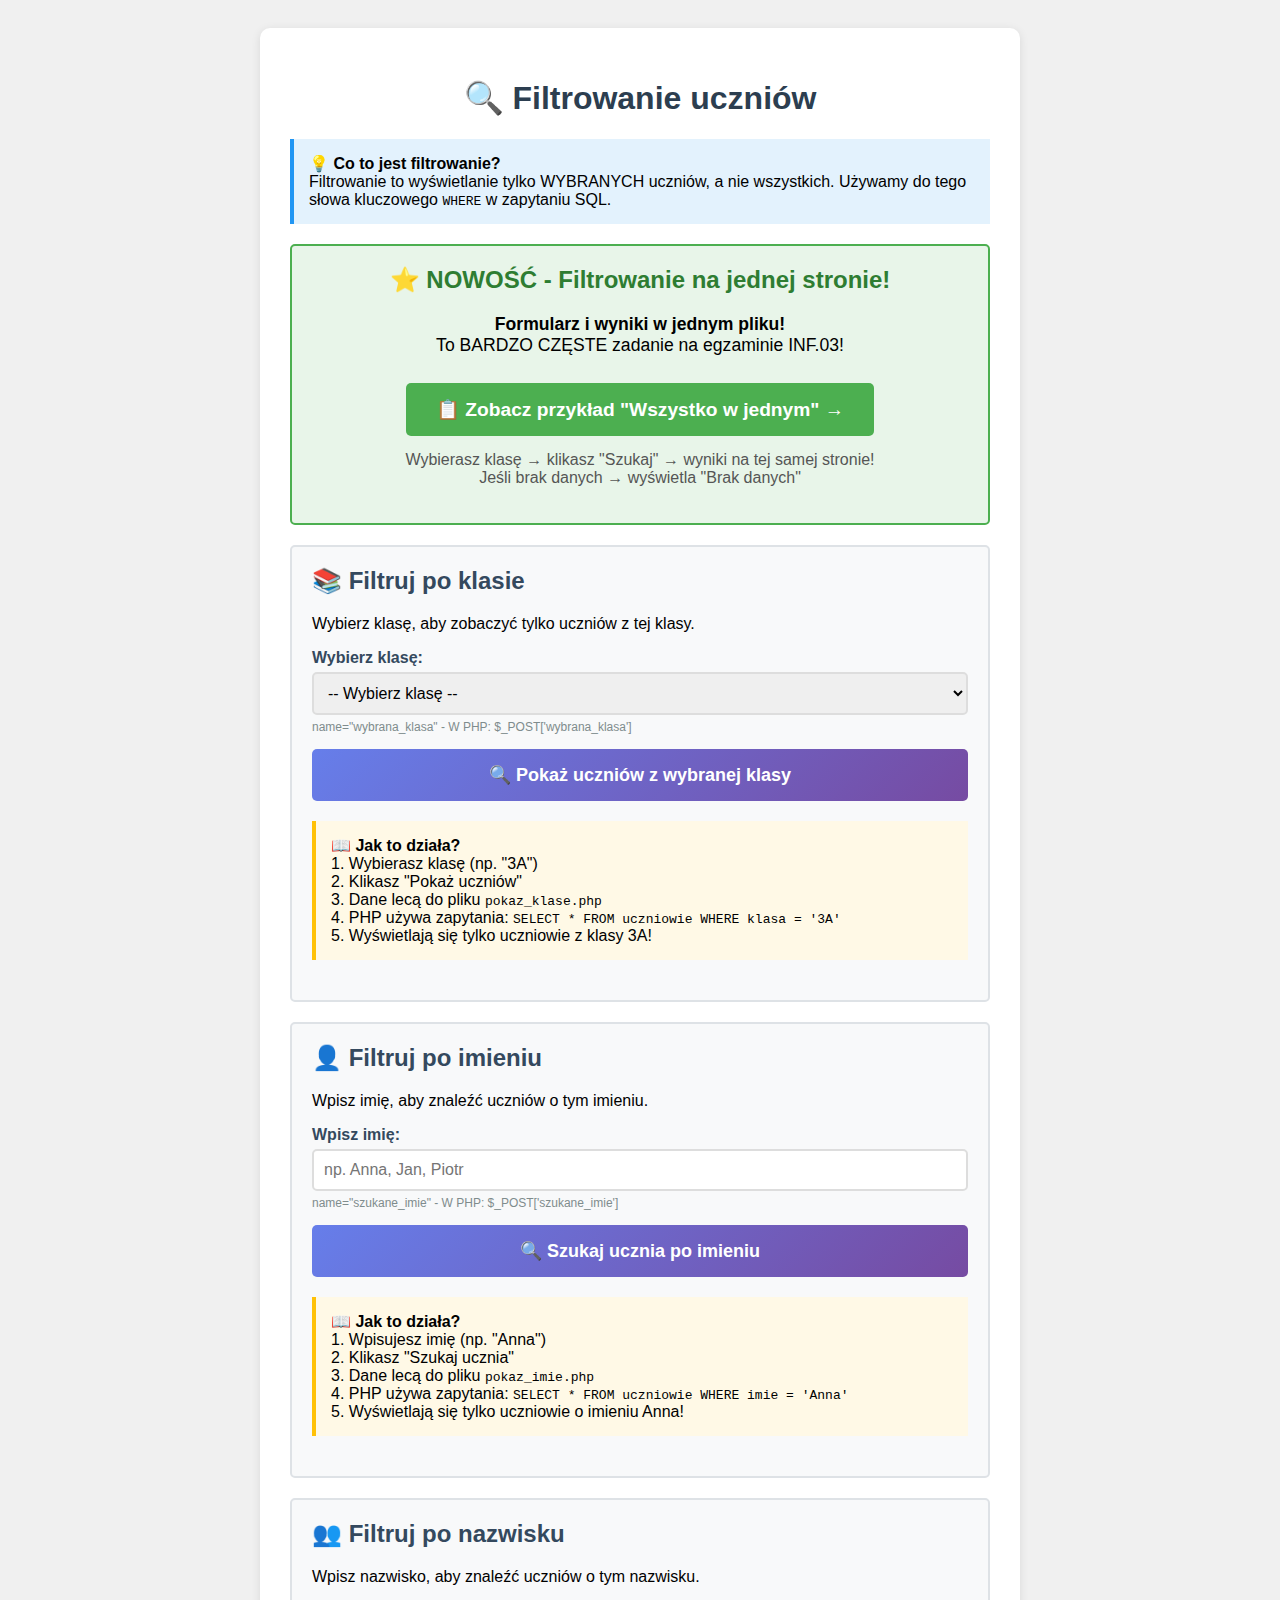
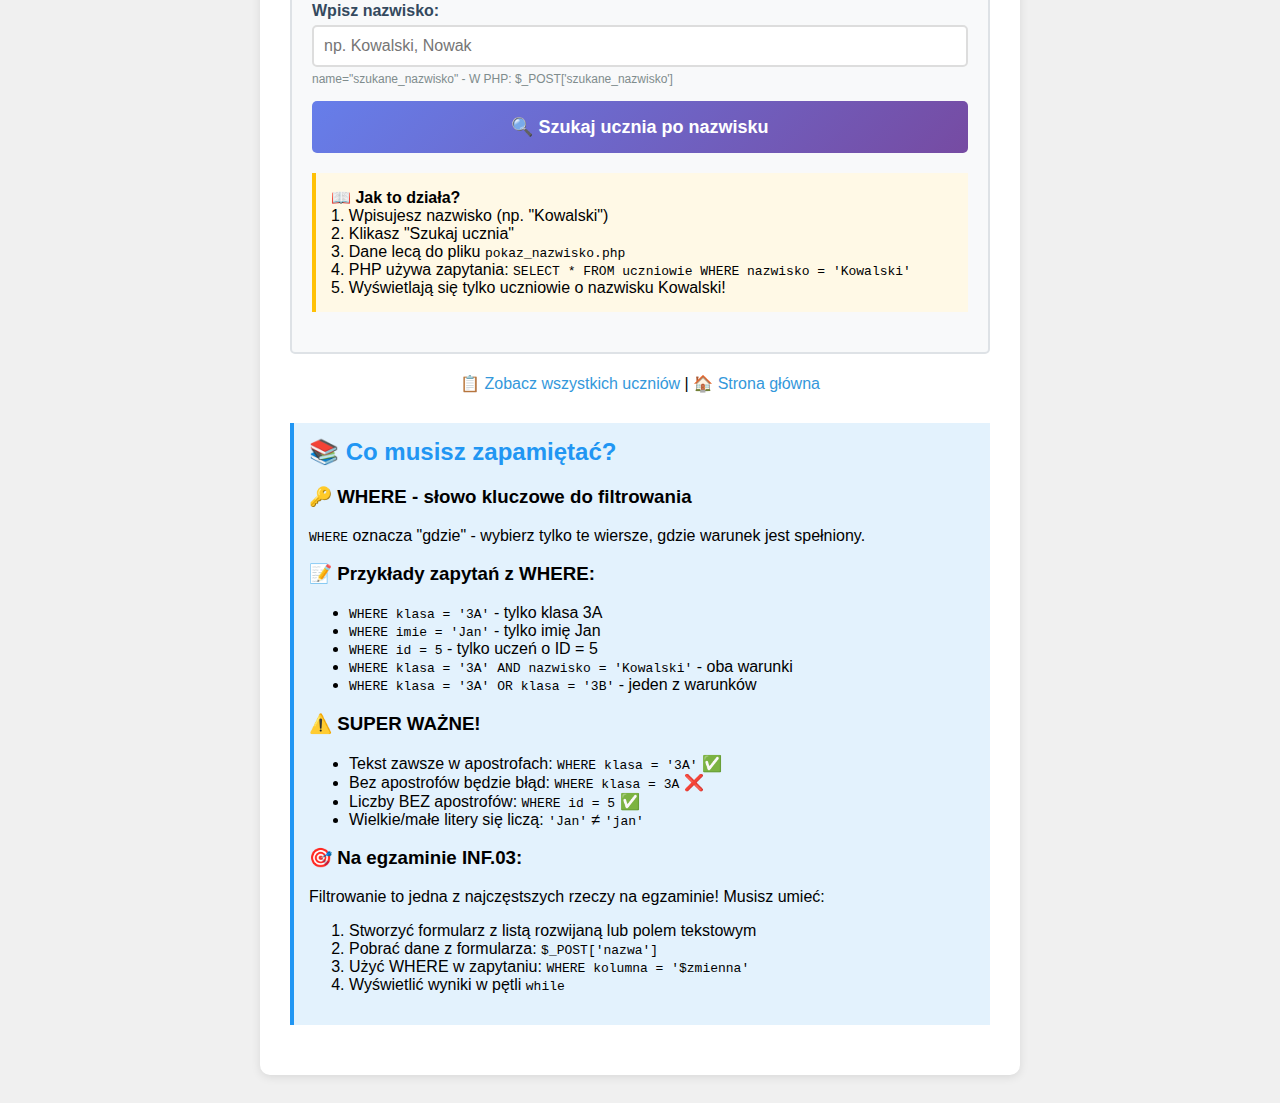
<file: poradnik/php_przyklady/filtruj.html>
<!DOCTYPE html>
<html lang="pl">
<head>
    <meta charset="UTF-8">
    <meta name="viewport" content="width=device-width, initial-scale=1.0">
    <title>Filtrowanie uczniów</title>
    <style>
        body {
            font-family: Arial, sans-serif;
            background-color: #f0f0f0;
            padding: 20px;
        }
        .container {
            max-width: 700px;
            margin: 0 auto;
            background-color: white;
            padding: 30px;
            border-radius: 10px;
            box-shadow: 0 2px 10px rgba(0,0,0,0.1);
        }
        h1 {
            color: #2c3e50;
            text-align: center;
        }
        .info {
            background-color: #e3f2fd;
            padding: 15px;
            border-left: 4px solid #2196F3;
            margin: 20px 0;
        }
        .filter-section {
            background-color: #f8f9fa;
            padding: 20px;
            border-radius: 5px;
            margin: 20px 0;
            border: 2px solid #dee2e6;
        }
        h2 {
            color: #34495e;
            margin-top: 0;
        }
        label {
            display: block;
            margin-top: 15px;
            margin-bottom: 5px;
            font-weight: bold;
            color: #34495e;
        }
        select, input[type="text"] {
            width: 100%;
            padding: 10px;
            border: 2px solid #ddd;
            border-radius: 5px;
            font-size: 16px;
            box-sizing: border-box;
        }
        select:focus, input[type="text"]:focus {
            border-color: #3498db;
            outline: none;
        }
        input[type="submit"] {
            width: 100%;
            padding: 15px;
            background: linear-gradient(135deg, #667eea 0%, #764ba2 100%);
            color: white;
            border: none;
            border-radius: 5px;
            font-size: 18px;
            font-weight: bold;
            cursor: pointer;
            margin-top: 15px;
        }
        input[type="submit"]:hover {
            opacity: 0.9;
        }
        .hint {
            font-size: 12px;
            color: #7f8c8d;
            margin-top: 5px;
        }
        .back-link {
            text-align: center;
            margin-top: 20px;
        }
        .back-link a {
            color: #3498db;
            text-decoration: none;
        }
        .example {
            background-color: #fff9e6;
            padding: 15px;
            border-left: 4px solid #ffc107;
            margin: 20px 0;
        }
    </style>
</head>
<body>

    <div class="container">
        <h1>🔍 Filtrowanie uczniów</h1>

        <div class="info">
            <strong>💡 Co to jest filtrowanie?</strong><br>
            Filtrowanie to wyświetlanie tylko WYBRANYCH uczniów, a nie wszystkich.
            Używamy do tego słowa kluczowego <code>WHERE</code> w zapytaniu SQL.
        </div>

        <div style="background-color: #e8f5e9; border: 2px solid #4caf50; padding: 20px; margin: 20px 0; border-radius: 5px; text-align: center;">
            <h2 style="color: #2e7d32; margin-top: 0;">⭐ NOWOŚĆ - Filtrowanie na jednej stronie!</h2>
            <p style="font-size: 1.1em;">
                <strong>Formularz i wyniki w jednym pliku!</strong><br>
                To BARDZO CZĘSTE zadanie na egzaminie INF.03!
            </p>
            <a href="filtruj_jedna_strona.php" style="display: inline-block; padding: 15px 30px; background-color: #4caf50; color: white; text-decoration: none; border-radius: 5px; font-size: 1.2em; font-weight: bold; margin-top: 10px;">
                📋 Zobacz przykład "Wszystko w jednym" →
            </a>
            <p style="margin-top: 15px; color: #555;">
                Wybierasz klasę → klikasz "Szukaj" → wyniki na tej samej stronie!<br>
                Jeśli brak danych → wyświetla "Brak danych"
            </p>
        </div>

        <!-- FORMULARZ 1: Filtruj po klasie -->
        <div class="filter-section">
            <h2>📚 Filtruj po klasie</h2>
            <p>Wybierz klasę, aby zobaczyć tylko uczniów z tej klasy.</p>

            <form action="pokaz_klase.php" method="POST">
                <label for="klasa">Wybierz klasę:</label>
                <select id="klasa" name="wybrana_klasa" required>
                    <option value="">-- Wybierz klasę --</option>
                    <option value="3A">3A</option>
                    <option value="3B">3B</option>
                    <option value="3C">3C</option>
                </select>
                <div class="hint">
                    name="wybrana_klasa" - W PHP: $_POST['wybrana_klasa']
                </div>

                <input type="submit" value="🔍 Pokaż uczniów z wybranej klasy">
            </form>

            <div class="example">
                <strong>📖 Jak to działa?</strong><br>
                1. Wybierasz klasę (np. "3A")<br>
                2. Klikasz "Pokaż uczniów"<br>
                3. Dane lecą do pliku <code>pokaz_klase.php</code><br>
                4. PHP używa zapytania: <code>SELECT * FROM uczniowie WHERE klasa = '3A'</code><br>
                5. Wyświetlają się tylko uczniowie z klasy 3A!
            </div>
        </div>

        <!-- FORMULARZ 2: Filtruj po imieniu -->
        <div class="filter-section">
            <h2>👤 Filtruj po imieniu</h2>
            <p>Wpisz imię, aby znaleźć uczniów o tym imieniu.</p>

            <form action="pokaz_imie.php" method="POST">
                <label for="imie">Wpisz imię:</label>
                <input
                    type="text"
                    id="imie"
                    name="szukane_imie"
                    placeholder="np. Anna, Jan, Piotr"
                    required
                >
                <div class="hint">
                    name="szukane_imie" - W PHP: $_POST['szukane_imie']
                </div>

                <input type="submit" value="🔍 Szukaj ucznia po imieniu">
            </form>

            <div class="example">
                <strong>📖 Jak to działa?</strong><br>
                1. Wpisujesz imię (np. "Anna")<br>
                2. Klikasz "Szukaj ucznia"<br>
                3. Dane lecą do pliku <code>pokaz_imie.php</code><br>
                4. PHP używa zapytania: <code>SELECT * FROM uczniowie WHERE imie = 'Anna'</code><br>
                5. Wyświetlają się tylko uczniowie o imieniu Anna!
            </div>
        </div>

        <!-- FORMULARZ 3: Filtruj po nazwisku -->
        <div class="filter-section">
            <h2>👥 Filtruj po nazwisku</h2>
            <p>Wpisz nazwisko, aby znaleźć uczniów o tym nazwisku.</p>

            <form action="pokaz_nazwisko.php" method="POST">
                <label for="nazwisko">Wpisz nazwisko:</label>
                <input
                    type="text"
                    id="nazwisko"
                    name="szukane_nazwisko"
                    placeholder="np. Kowalski, Nowak"
                    required
                >
                <div class="hint">
                    name="szukane_nazwisko" - W PHP: $_POST['szukane_nazwisko']
                </div>

                <input type="submit" value="🔍 Szukaj ucznia po nazwisku">
            </form>

            <div class="example">
                <strong>📖 Jak to działa?</strong><br>
                1. Wpisujesz nazwisko (np. "Kowalski")<br>
                2. Klikasz "Szukaj ucznia"<br>
                3. Dane lecą do pliku <code>pokaz_nazwisko.php</code><br>
                4. PHP używa zapytania: <code>SELECT * FROM uczniowie WHERE nazwisko = 'Kowalski'</code><br>
                5. Wyświetlają się tylko uczniowie o nazwisku Kowalski!
            </div>
        </div>

        <div class="back-link">
            <a href="lista.php">📋 Zobacz wszystkich uczniów</a> |
            <a href="../index.html">🏠 Strona główna</a>
        </div>

        <!-- Dodatkowe informacje -->
        <div class="info" style="margin-top: 30px;">
            <h2 style="color: #2196F3; margin-top: 0;">📚 Co musisz zapamiętać?</h2>

            <h3>🔑 WHERE - słowo kluczowe do filtrowania</h3>
            <p><code>WHERE</code> oznacza "gdzie" - wybierz tylko te wiersze, gdzie warunek jest spełniony.</p>

            <h3>📝 Przykłady zapytań z WHERE:</h3>
            <ul>
                <li><code>WHERE klasa = '3A'</code> - tylko klasa 3A</li>
                <li><code>WHERE imie = 'Jan'</code> - tylko imię Jan</li>
                <li><code>WHERE id = 5</code> - tylko uczeń o ID = 5</li>
                <li><code>WHERE klasa = '3A' AND nazwisko = 'Kowalski'</code> - oba warunki</li>
                <li><code>WHERE klasa = '3A' OR klasa = '3B'</code> - jeden z warunków</li>
            </ul>

            <h3>⚠️ SUPER WAŻNE!</h3>
            <ul>
                <li>Tekst zawsze w apostrofach: <code>WHERE klasa = '3A'</code> ✅</li>
                <li>Bez apostrofów będzie błąd: <code>WHERE klasa = 3A</code> ❌</li>
                <li>Liczby BEZ apostrofów: <code>WHERE id = 5</code> ✅</li>
                <li>Wielkie/małe litery się liczą: <code>'Jan'</code> ≠ <code>'jan'</code></li>
            </ul>

            <h3>🎯 Na egzaminie INF.03:</h3>
            <p>Filtrowanie to jedna z najczęstszych rzeczy na egzaminie! Musisz umieć:</p>
            <ol>
                <li>Stworzyć formularz z listą rozwijaną lub polem tekstowym</li>
                <li>Pobrać dane z formularza: <code>$_POST['nazwa']</code></li>
                <li>Użyć WHERE w zapytaniu: <code>WHERE kolumna = '$zmienna'</code></li>
                <li>Wyświetlić wyniki w pętli <code>while</code></li>
            </ol>
        </div>

    </div>

</body>
</html>
</file>
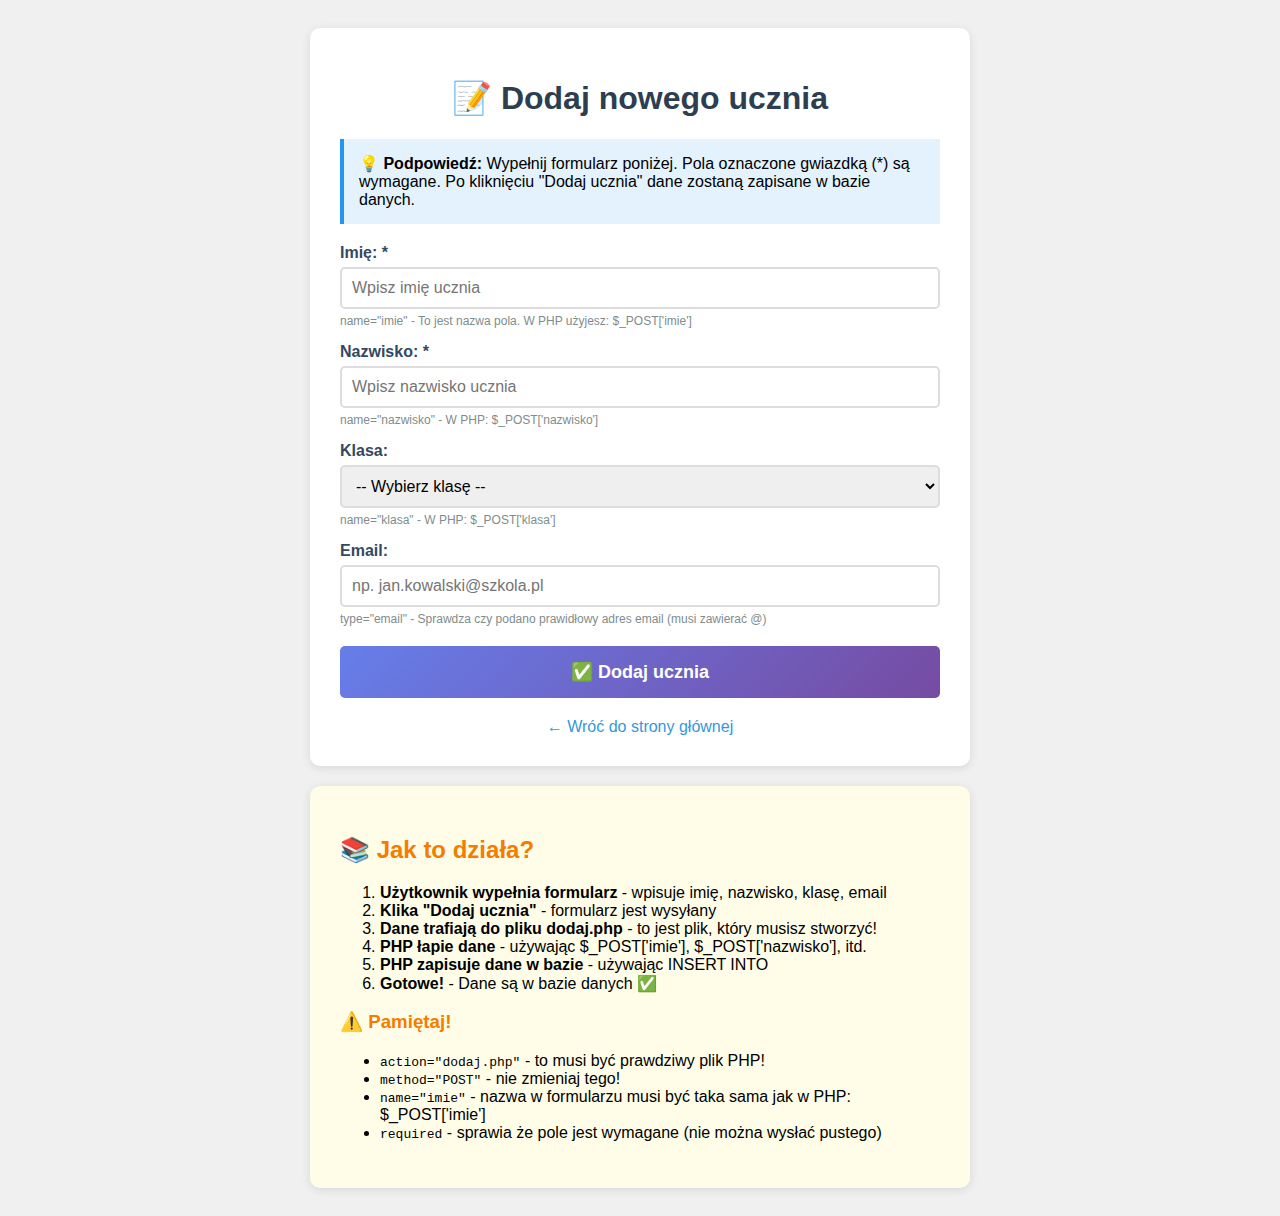
<file: poradnik/php_przyklady/formularz.html>
<!DOCTYPE html>
<html lang="pl">
<head>
    <meta charset="UTF-8">
    <meta name="viewport" content="width=device-width, initial-scale=1.0">
    <title>Dodaj ucznia - Przykład formularza</title>
    <style>
        body {
            font-family: Arial, sans-serif;
            background-color: #f0f0f0;
            padding: 20px;
        }
        .container {
            max-width: 600px;
            margin: 0 auto;
            background-color: white;
            padding: 30px;
            border-radius: 10px;
            box-shadow: 0 2px 10px rgba(0,0,0,0.1);
        }
        h1 {
            color: #2c3e50;
            text-align: center;
        }
        .info {
            background-color: #e3f2fd;
            padding: 15px;
            border-left: 4px solid #2196F3;
            margin-bottom: 20px;
        }
        label {
            display: block;
            margin-top: 15px;
            margin-bottom: 5px;
            font-weight: bold;
            color: #34495e;
        }
        input[type="text"],
        input[type="email"],
        select {
            width: 100%;
            padding: 10px;
            border: 2px solid #ddd;
            border-radius: 5px;
            font-size: 16px;
            box-sizing: border-box;
        }
        input[type="text"]:focus,
        input[type="email"]:focus,
        select:focus {
            border-color: #3498db;
            outline: none;
        }
        input[type="submit"] {
            width: 100%;
            padding: 15px;
            background: linear-gradient(135deg, #667eea 0%, #764ba2 100%);
            color: white;
            border: none;
            border-radius: 5px;
            font-size: 18px;
            font-weight: bold;
            cursor: pointer;
            margin-top: 20px;
        }
        input[type="submit"]:hover {
            opacity: 0.9;
        }
        .hint {
            font-size: 12px;
            color: #7f8c8d;
            margin-top: 5px;
        }
        .back-link {
            text-align: center;
            margin-top: 20px;
        }
        .back-link a {
            color: #3498db;
            text-decoration: none;
        }
    </style>
</head>
<body>

    <div class="container">
        <h1>📝 Dodaj nowego ucznia</h1>

        <div class="info">
            <strong>💡 Podpowiedź:</strong> Wypełnij formularz poniżej. Pola oznaczone gwiazdką (*) są wymagane.
            Po kliknięciu "Dodaj ucznia" dane zostaną zapisane w bazie danych.
        </div>

        <!--
            FORMULARZ - super ważny!
            action="dodaj.php" - określa plik PHP, który przetworzy dane
            method="POST" - sposób wysyłania danych (POST = bezpieczny, ukryty)
        -->
        <form action="dodaj.php" method="POST">

            <!-- POLE 1: Imię -->
            <label for="imie">Imię: *</label>
            <input
                type="text"
                id="imie"
                name="imie"
                placeholder="Wpisz imię ucznia"
                required
            >
            <div class="hint">
                name="imie" - To jest nazwa pola. W PHP użyjesz: $_POST['imie']
            </div>

            <!-- POLE 2: Nazwisko -->
            <label for="nazwisko">Nazwisko: *</label>
            <input
                type="text"
                id="nazwisko"
                name="nazwisko"
                placeholder="Wpisz nazwisko ucznia"
                required
            >
            <div class="hint">
                name="nazwisko" - W PHP: $_POST['nazwisko']
            </div>

            <!-- POLE 3: Klasa (lista rozwijana) -->
            <label for="klasa">Klasa:</label>
            <select id="klasa" name="klasa">
                <option value="">-- Wybierz klasę --</option>
                <option value="3A">3A</option>
                <option value="3B">3B</option>
                <option value="3C">3C</option>
            </select>
            <div class="hint">
                name="klasa" - W PHP: $_POST['klasa']
            </div>

            <!-- POLE 4: Email -->
            <label for="email">Email:</label>
            <input
                type="email"
                id="email"
                name="email"
                placeholder="np. jan.kowalski@szkola.pl"
            >
            <div class="hint">
                type="email" - Sprawdza czy podano prawidłowy adres email (musi zawierać @)
            </div>

            <!-- PRZYCISK WYŚLIJ -->
            <input type="submit" value="✅ Dodaj ucznia">

        </form>

        <div class="back-link">
            <a href="../index.html">← Wróć do strony głównej</a>
        </div>
    </div>

    <!-- WYJAŚNIENIE DLA UCZNIA -->
    <div class="container" style="margin-top: 20px; background-color: #fffde7;">
        <h2 style="color: #f57c00;">📚 Jak to działa?</h2>
        <ol>
            <li><strong>Użytkownik wypełnia formularz</strong> - wpisuje imię, nazwisko, klasę, email</li>
            <li><strong>Klika "Dodaj ucznia"</strong> - formularz jest wysyłany</li>
            <li><strong>Dane trafiają do pliku dodaj.php</strong> - to jest plik, który musisz stworzyć!</li>
            <li><strong>PHP łapie dane</strong> - używając $_POST['imie'], $_POST['nazwisko'], itd.</li>
            <li><strong>PHP zapisuje dane w bazie</strong> - używając INSERT INTO</li>
            <li><strong>Gotowe!</strong> - Dane są w bazie danych ✅</li>
        </ol>

        <h3 style="color: #f57c00;">⚠️ Pamiętaj!</h3>
        <ul>
            <li><code>action="dodaj.php"</code> - to musi być prawdziwy plik PHP!</li>
            <li><code>method="POST"</code> - nie zmieniaj tego!</li>
            <li><code>name="imie"</code> - nazwa w formularzu musi być taka sama jak w PHP: $_POST['imie']</li>
            <li><code>required</code> - sprawia że pole jest wymagane (nie można wysłać pustego)</li>
        </ul>
    </div>

</body>
</html>
</file>
<file: poradnik/css/style.css>
/* Reset marginesów i odstępów */
* {
    margin: 0;
    padding: 0;
    box-sizing: border-box;
}

body {
    font-family: 'Segoe UI', Arial, sans-serif;
    background-color: #f5f5f5;
    line-height: 1.6;
}

/* Nagłówek */
#header {
    background: linear-gradient(135deg, #667eea 0%, #764ba2 100%);
    color: white;
    padding: 30px 20px;
    text-align: center;
    box-shadow: 0 2px 10px rgba(0,0,0,0.1);
}

#header h1 {
    font-size: 2.5em;
    margin-bottom: 10px;
}

#header p {
    font-size: 1.2em;
    opacity: 0.9;
}

/* Menu nawigacji */
#nav {
    background-color: #2c3e50;
    width: 280px;
    min-height: 500px;
    float: left;
    padding: 20px;
    box-shadow: 2px 0 10px rgba(0,0,0,0.1);
}

#nav h2 {
    color: white;
    margin-bottom: 20px;
    font-size: 1.5em;
    border-bottom: 2px solid #3498db;
    padding-bottom: 10px;
}

#nav ul {
    list-style: none;
}

#nav ul li {
    margin-bottom: 15px;
}

#nav ul li a {
    color: #ecf0f1;
    text-decoration: none;
    display: block;
    padding: 12px 15px;
    background-color: #34495e;
    border-radius: 5px;
    transition: all 0.3s ease;
    font-size: 1.1em;
}

#nav ul li a:hover {
    background-color: #3498db;
    transform: translateX(5px);
    box-shadow: 0 2px 5px rgba(0,0,0,0.2);
}

/* Główna treść */
#main {
    background-color: white;
    width: calc(100% - 280px);
    min-height: 500px;
    float: left;
    padding: 40px;
}

#main h2 {
    color: #2c3e50;
    margin-bottom: 20px;
    font-size: 2em;
    border-left: 5px solid #3498db;
    padding-left: 15px;
}

#main h3 {
    color: #34495e;
    margin-top: 25px;
    margin-bottom: 15px;
    font-size: 1.5em;
}

#main p {
    margin-bottom: 15px;
    color: #555;
    font-size: 1.1em;
}

#main code {
    background-color: #f4f4f4;
    padding: 3px 8px;
    border-radius: 3px;
    font-family: 'Courier New', monospace;
    color: #e74c3c;
    font-size: 0.95em;
}

#main ol, #main ul {
    margin-left: 30px;
    margin-bottom: 20px;
}

#main li {
    margin-bottom: 10px;
    color: #555;
    font-size: 1.05em;
}

hr {
    margin: 40px 0;
    border: none;
    border-top: 2px solid #ecf0f1;
}

/* Stopka */
#footer {
    background-color: #2c3e50;
    color: white;
    padding: 20px;
    clear: both;
    text-align: center;
    box-shadow: 0 -2px 10px rgba(0,0,0,0.1);
}

/* Ramki informacyjne */
.info-box {
    background: linear-gradient(135deg, #e3f2fd 0%, #bbdefb 100%);
    border-left: 5px solid #2196F3;
    padding: 20px;
    margin: 25px 0;
    border-radius: 5px;
    box-shadow: 0 2px 5px rgba(0,0,0,0.1);
}

.info-box h3 {
    color: #1976D2;
    margin-top: 0;
}

.step-box {
    background-color: #fff9e6;
    border: 2px solid #ffc107;
    border-radius: 8px;
    padding: 25px;
    margin: 25px 0;
    box-shadow: 0 2px 8px rgba(0,0,0,0.1);
}

.step-box h3 {
    color: #f57c00;
    margin-top: 0;
    font-size: 1.4em;
}

.warning-box {
    background-color: #ffebee;
    border: 2px solid #f44336;
    border-radius: 5px;
    padding: 15px;
    margin-top: 15px;
    color: #c62828;
    font-weight: bold;
}

.tip-box {
    background-color: #e8f5e9;
    border: 2px solid #4caf50;
    border-radius: 5px;
    padding: 15px;
    margin-top: 15px;
    color: #2e7d32;
    font-weight: bold;
}

.success-box {
    background-color: #e8f5e9;
    border-left: 5px solid #4caf50;
    padding: 20px;
    margin: 25px 0;
    border-radius: 5px;
    box-shadow: 0 2px 5px rgba(0,0,0,0.1);
}

.success-box h3 {
    color: #2e7d32;
    margin-top: 0;
}

.code-box {
    background-color: #263238;
    color: #aed581;
    padding: 20px;
    border-radius: 5px;
    margin: 20px 0;
    overflow-x: auto;
    font-family: 'Courier New', monospace;
    box-shadow: 0 3px 10px rgba(0,0,0,0.2);
}

.code-box pre {
    margin: 0;
    white-space: pre;
    color: #aed581;
}

.code-comment {
    color: #80cbc4;
    font-style: italic;
}

.button-container {
    text-align: center;
    margin: 30px 0;
}

.big-button {
    display: inline-block;
    background: linear-gradient(135deg, #667eea 0%, #764ba2 100%);
    color: white;
    padding: 20px 40px;
    text-decoration: none;
    border-radius: 50px;
    font-size: 1.3em;
    font-weight: bold;
    transition: all 0.3s ease;
    box-shadow: 0 4px 15px rgba(0,0,0,0.2);
}

.big-button:hover {
    transform: translateY(-3px);
    box-shadow: 0 6px 20px rgba(0,0,0,0.3);
}

/* Tabele z przykładami */
.example-table {
    width: 100%;
    border-collapse: collapse;
    margin: 20px 0;
    box-shadow: 0 2px 8px rgba(0,0,0,0.1);
}

.example-table th {
    background-color: #3498db;
    color: white;
    padding: 15px;
    text-align: left;
    font-weight: bold;
}

.example-table td {
    padding: 12px 15px;
    border-bottom: 1px solid #ddd;
}

.example-table tr:nth-child(even) {
    background-color: #f9f9f9;
}

.example-table tr:hover {
    background-color: #f0f7ff;
}

/* Wyróżnienie ważnych fragmentów */
.highlight {
    background-color: #fff9c4;
    padding: 2px 6px;
    border-radius: 3px;
    font-weight: bold;
}

/* Responsywność dla mniejszych ekranów */
@media (max-width: 768px) {
    #nav {
        width: 100%;
        float: none;
        min-height: auto;
    }

    #main {
        width: 100%;
        float: none;
    }
}
</file>
